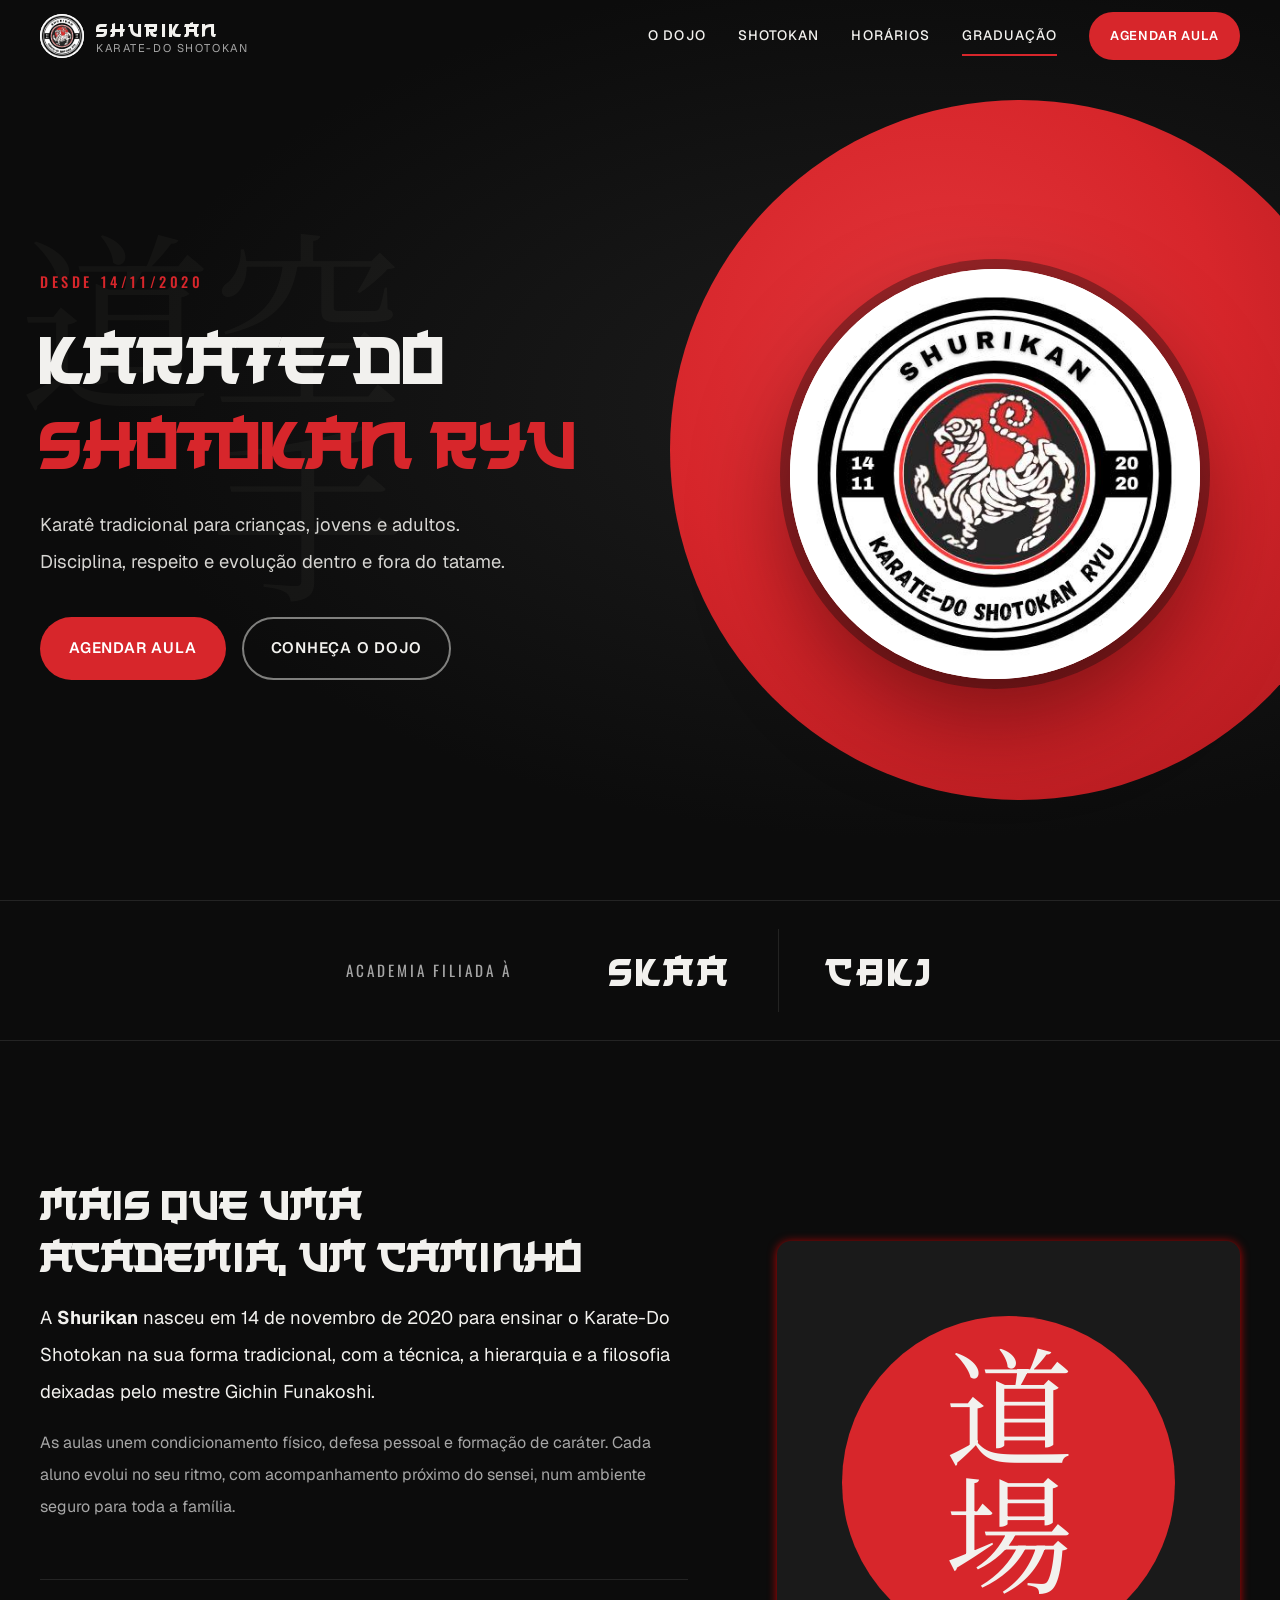
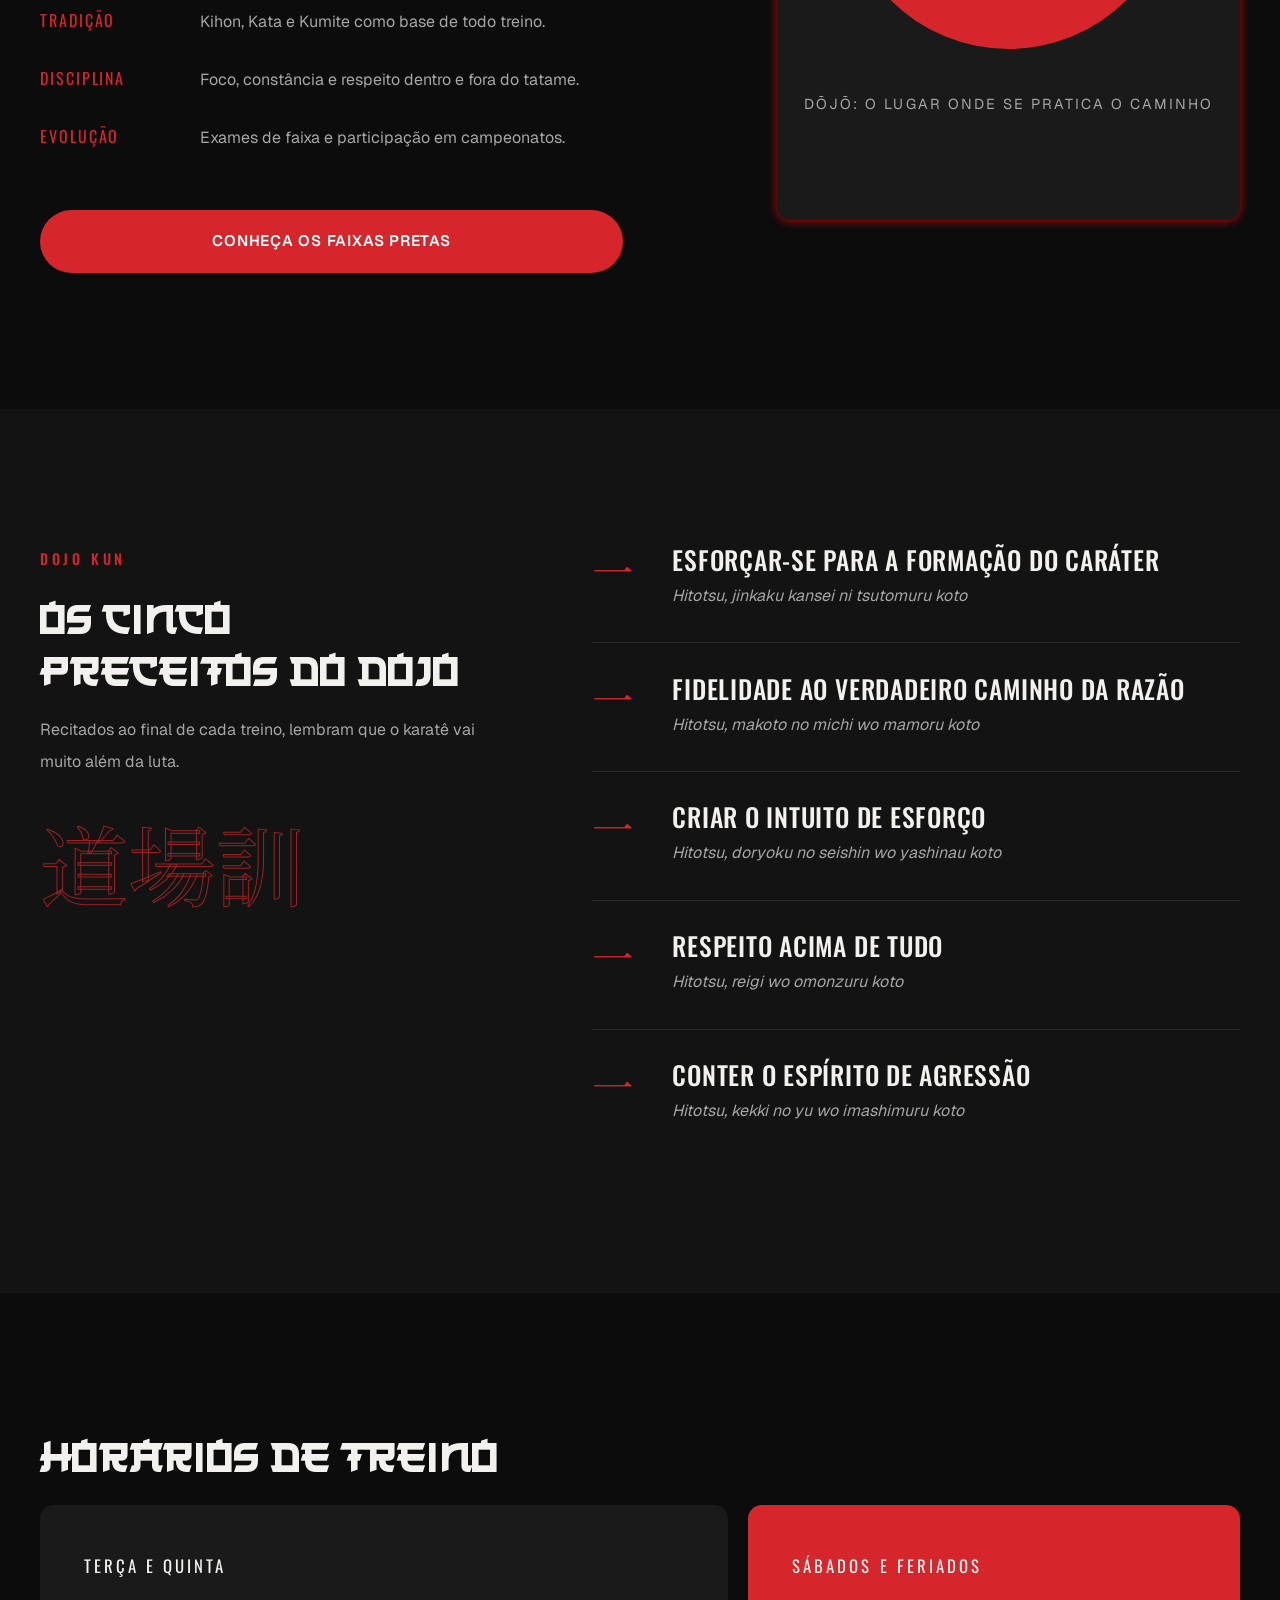
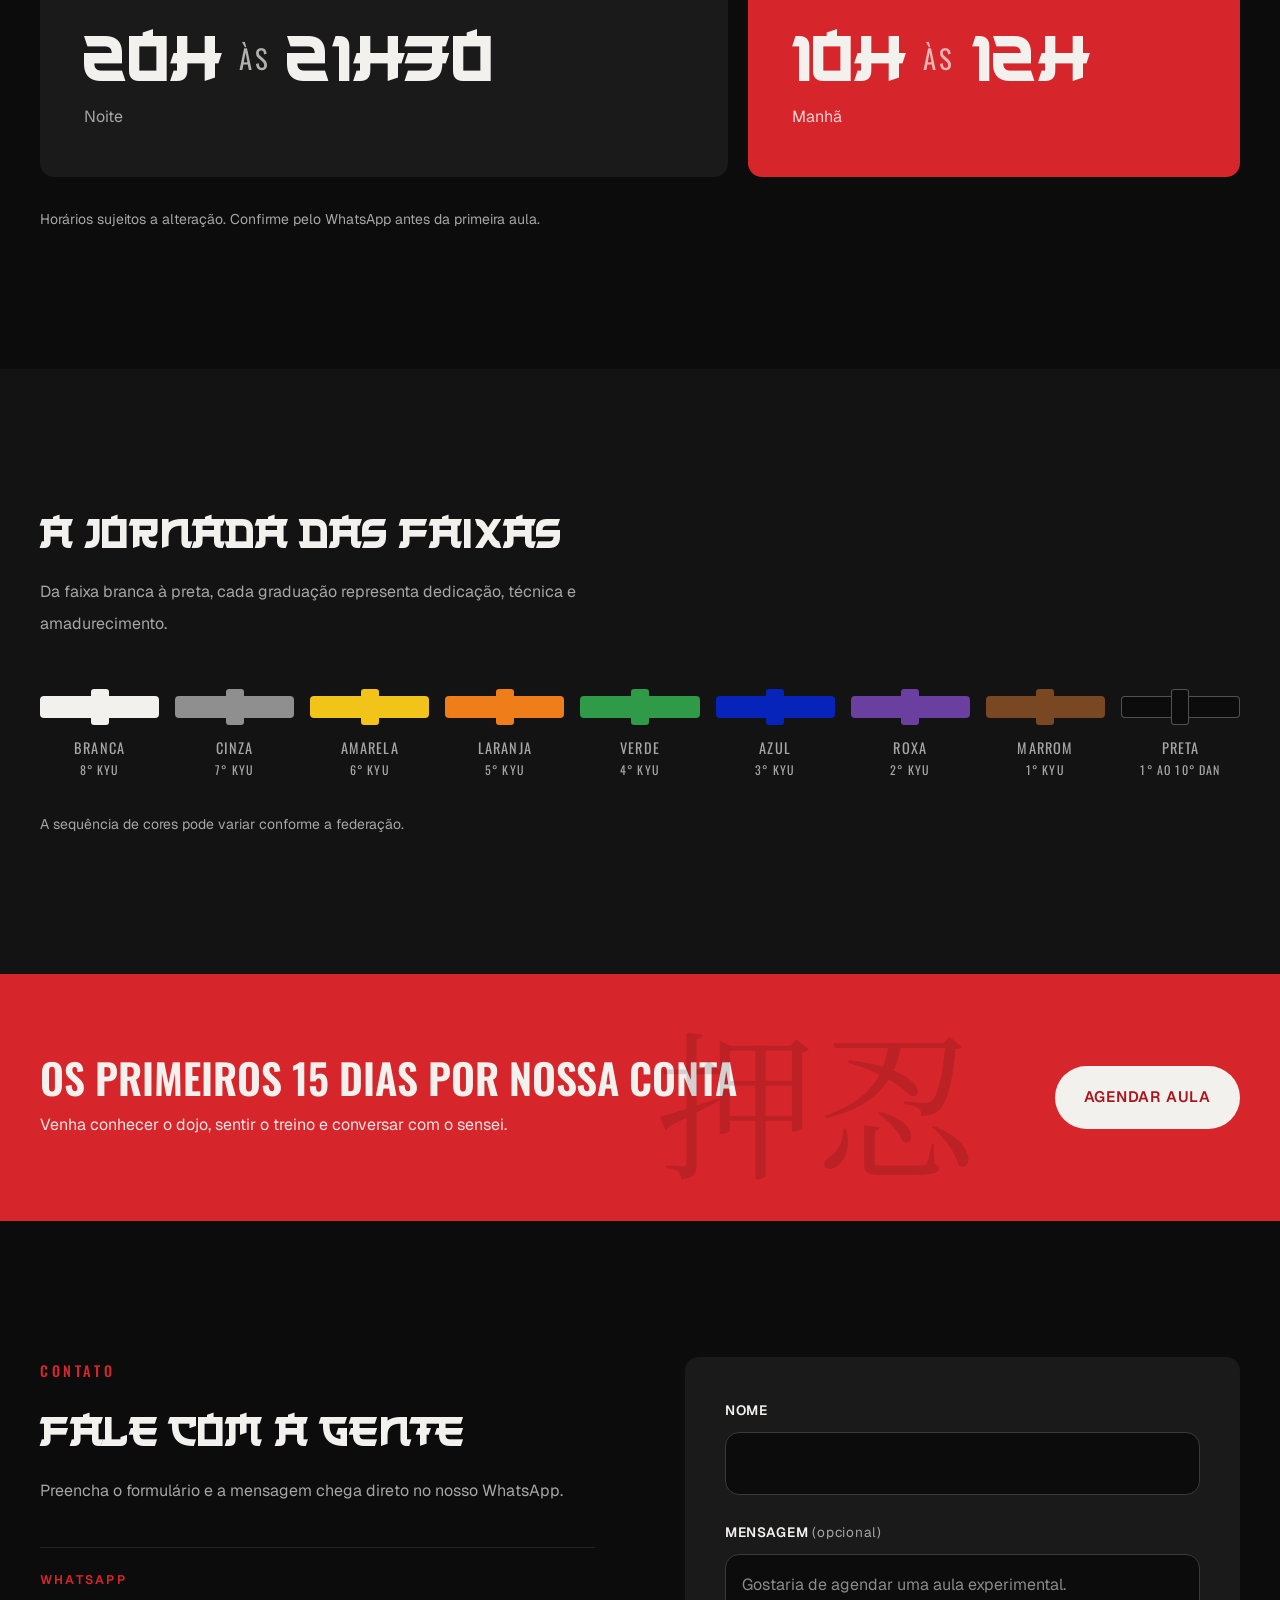
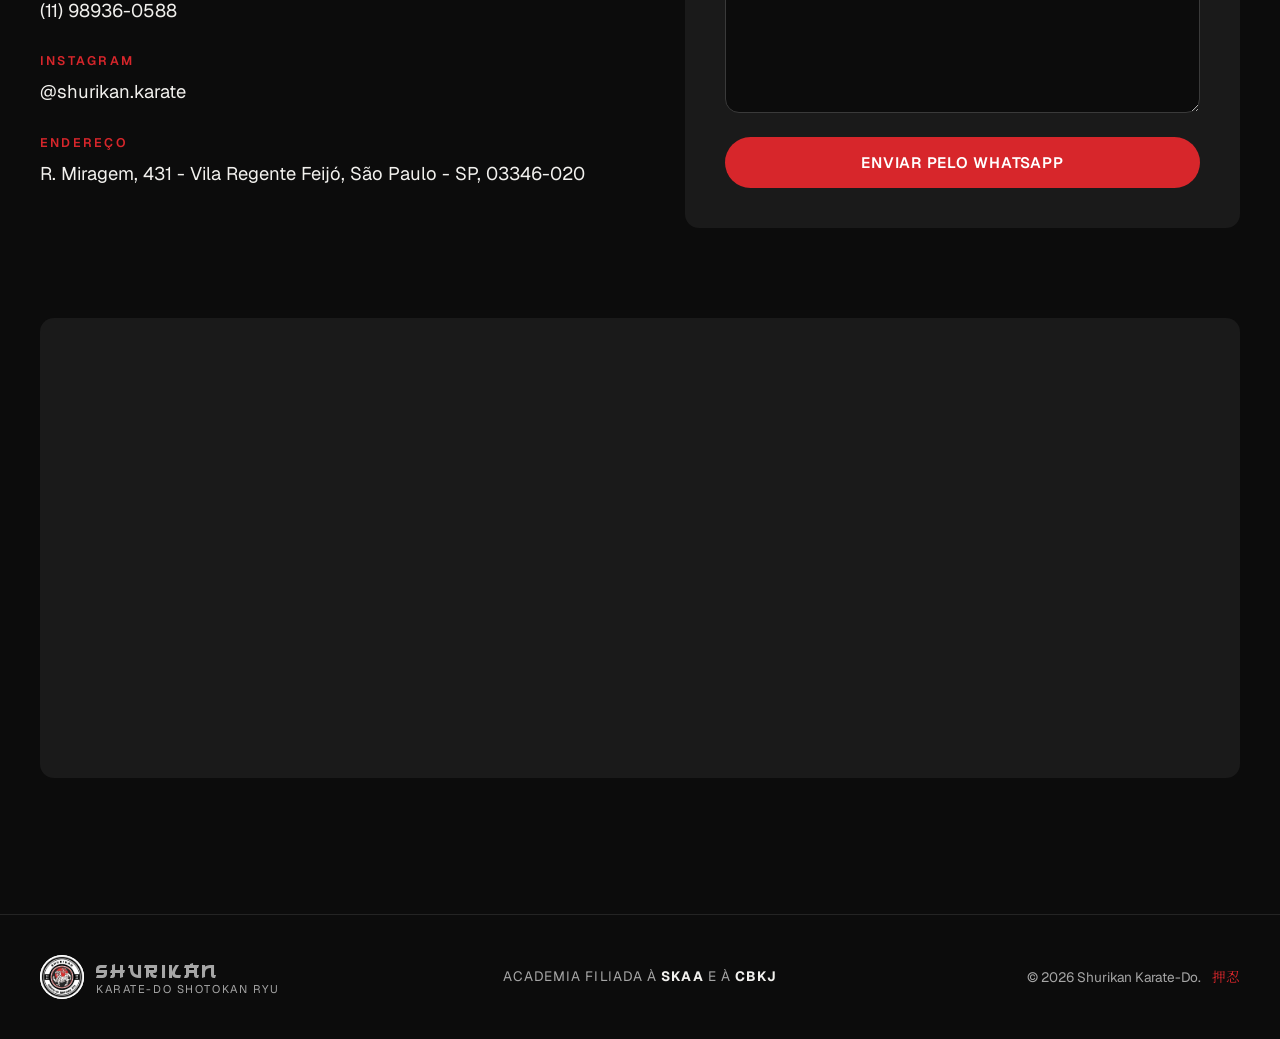
<file: index.html>
<!doctype html>
<html lang="pt-BR">
<head>
  <meta charset="utf-8">
  <meta name="viewport" content="width=device-width, initial-scale=1">
  <title>Shurikan | Karate-Do Shotokan Ryu</title>
  <meta name="description" content="Shurikan Karate-Do Shotokan Ryu: karatê tradicional para crianças, jovens e adultos na Vila Regente Feijó, São Paulo. Filiada à SKAA e à CBKJ.">
  <meta name="theme-color" content="#0c0c0c">
  <meta name="color-scheme" content="dark">

  <!-- Open Graph (prévia ao compartilhar o link) -->
  <meta property="og:title" content="Shurikan | Karate-Do Shotokan Ryu">
  <meta property="og:description" content="Karatê tradicional Shotokan para todas as idades. Agende sua aula experimental.">
  <meta property="og:image" content="assets/img/logo.png">
  <meta property="og:type" content="website">

  <link rel="icon" type="image/png" href="assets/img/logo.png">
  <link rel="preload" href="assets/fonts/japanese-2020.ttf" as="font" type="font/ttf" crossorigin>
  <link rel="preconnect" href="https://fonts.googleapis.com">
  <link rel="preconnect" href="https://fonts.gstatic.com" crossorigin>
  <link href="https://fonts.googleapis.com/css2?family=Geist:wght@400;500;600&family=Noto+Serif+JP:wght@700&family=Oswald:wght@500;600&display=swap" rel="stylesheet">
  <link rel="stylesheet" href="css/style.css">
  <script>document.documentElement.classList.add("js");</script>
</head>
<body>
  <a class="skip-link" href="#conteudo">Pular para o conteúdo</a>

  <!-- ============ CABEÇALHO ============ -->
  <header class="header">
    <div class="container header__inner">
      <a href="#inicio" class="brand" aria-label="Shurikan, página inicial">
        <span class="brand__logo"><img src="assets/img/logo.png" alt="" width="44" height="44"></span>
        <span class="brand__text">
          <strong>Shurikan</strong>
          <small>Karate-Do Shotokan</small>
        </span>
      </a>

      <button class="nav-toggle" aria-expanded="false" aria-controls="menu" aria-label="Abrir menu">
        <span></span><span></span><span></span>
      </button>

      <nav class="nav" id="menu" aria-label="Principal">
        <a href="#dojo">O Dojo</a>
        <a href="#shotokan">Shotokan</a>
        <a href="#horarios">Horários</a>
        <a href="#graduacao">Graduação</a>
        <a href="#contato" class="btn btn--red btn--sm">Agendar aula</a>
      </nav>
    </div>
  </header>

  <main id="conteudo">
    <!-- ============ HERO ============ -->
    <section class="hero" id="inicio">
      <div class="hero__sun" aria-hidden="true"></div>
      <span class="hero__kanji" aria-hidden="true">空手道</span>

      <div class="container hero__inner">
        <div class="hero__content">
          <p class="eyebrow">Desde 14/11/2020</p>
          <h1>Karate-Do<br><span>Shotokan Ryu</span></h1>
          <p class="hero__lead">
            Karatê tradicional para crianças, jovens e adultos. Disciplina, respeito e evolução
            dentro e fora do tatame.
          </p>
          <div class="hero__actions">
            <a href="#contato" class="btn btn--red">Agendar aula</a>
            <a href="#dojo" class="btn btn--ghost">Conheça o dojo</a>
          </div>
        </div>

        <div class="hero__emblem">
          <div class="emblem">
            <img src="assets/img/logo.png" alt="Logo Shurikan Karate-Do Shotokan Ryu, com o tigre Shotokan sobre um sol vermelho" width="501" height="502" fetchpriority="high">
          </div>
        </div>
      </div>
    </section>

    <!-- ============ FILIAÇÕES ============ -->
    <section class="affil" aria-label="Filiações">
      <div class="container affil__inner">
        <p class="affil__label">Academia filiada à</p>
        <ul class="affil__list">
          <li><a href="pages/skaa.html">SKAA</a></li>
          <li><a href="https://cbkj.org/" target="_blank" rel="noopener" aria-label="CBKJ (abre em nova aba)">CBKJ</a></li>
        </ul>
      </div>
    </section>

    <!-- ============ O DOJO ============ -->
    <section class="section" id="dojo">
      <div class="container dojo">
        <div class="dojo__text reveal">
          <h2 class="title">Mais que uma academia, um caminho</h2>
          <p class="lead">
            A <strong>Shurikan</strong> nasceu em 14 de novembro de 2020 para ensinar o Karate-Do
            Shotokan na sua forma tradicional, com a técnica, a hierarquia e a filosofia deixadas
            pelo mestre Gichin Funakoshi.
          </p>
          <p>
            As aulas unem condicionamento físico, defesa pessoal e formação de caráter. Cada aluno
            evolui no seu ritmo, com acompanhamento próximo do sensei, num ambiente seguro para
            toda a família.
          </p>

          <dl class="pillars">
            <div><dt>Tradição</dt><dd>Kihon, Kata e Kumite como base de todo treino.</dd></div>
            <div><dt>Disciplina</dt><dd>Foco, constância e respeito dentro e fora do tatame.</dd></div>
            <div><dt>Evolução</dt><dd>Exames de faixa e participação em campeonatos.</dd></div>
          </dl>

          <a href="./pages/senseis.html" class="btn btn-sensei btn--red">Conheça os faixas pretas</a>
        </div>

        <figure class="dojo__media reveal" aria-hidden="true">
          <span class="dojo__kanji">道場</span>
          <figcaption>Dōjō: o lugar onde se pratica o caminho</figcaption>
        </figure>
      </div>
    </section>

    <!-- ============ DOJO KUN ============ -->
    <section class="section section--ink" id="shotokan">
      <div class="container kun-wrap">
        <header class="kun-head reveal">
          <p class="eyebrow">Dojo Kun</p>
          <h2 class="title">Os cinco preceitos do dojo</h2>
          <p class="muted">Recitados ao final de cada treino, lembram que o karatê vai muito além da luta.</p>
          <span class="kun-head__kanji" aria-hidden="true">道場訓</span>
        </header>

        <ol class="kun">
          <li class="reveal">
            <span class="kun__mark" aria-hidden="true">一</span>
            <div>
              <h3>Esforçar-se para a formação do caráter</h3>
              <p lang="ja-Latn">Hitotsu, jinkaku kansei ni tsutomuru koto</p>
            </div>
          </li>
          <li class="reveal">
            <span class="kun__mark" aria-hidden="true">一</span>
            <div>
              <h3>Fidelidade ao verdadeiro caminho da razão</h3>
              <p lang="ja-Latn">Hitotsu, makoto no michi wo mamoru koto</p>
            </div>
          </li>
          <li class="reveal">
            <span class="kun__mark" aria-hidden="true">一</span>
            <div>
              <h3>Criar o intuito de esforço</h3>
              <p lang="ja-Latn">Hitotsu, doryoku no seishin wo yashinau koto</p>
            </div>
          </li>
          <li class="reveal">
            <span class="kun__mark" aria-hidden="true">一</span>
            <div>
              <h3>Respeito acima de tudo</h3>
              <p lang="ja-Latn">Hitotsu, reigi wo omonzuru koto</p>
            </div>
          </li>
          <li class="reveal">
            <span class="kun__mark" aria-hidden="true">一</span>
            <div>
              <h3>Conter o espírito de agressão</h3>
              <p lang="ja-Latn">Hitotsu, kekki no yu wo imashimuru koto</p>
            </div>
          </li>
        </ol>
      </div>
    </section>

    <!-- ============ HORÁRIOS ============ -->
    <section class="section" id="horarios">
      <div class="container">
        <h2 class="title reveal">Horarios de treino</h2>

        <div class="schedule">
          <article class="slot reveal">
            <p class="slot__days">Terça e quinta</p>
            <p class="slot__time">20h <span>às</span> 21h30</p>
            <p class="slot__period">Noite</p>
          </article>
          <article class="slot slot--red reveal">
            <p class="slot__days">Sábados e feriados</p>
            <p class="slot__time">10h <span>às</span> 12h</p>
            <p class="slot__period">Manhã</p>
          </article>
        </div>
        <p class="note reveal">Horários sujeitos a alteração. Confirme pelo WhatsApp antes da primeira aula.</p>
      </div>
    </section>

    <!-- ============ GRADUAÇÃO ============ -->
    <section class="section section--ink" id="graduacao">
      <div class="container">
        <div class="grad-head reveal">
          <h2 class="title">A jornada das faixas</h2>
          <p class="muted">Da faixa branca à preta, cada graduação representa dedicação, técnica e amadurecimento.</p>
        </div>

        <ol class="belts reveal">
          <li style="--belt:#f2f1ee"><span class="belt"></span>Branca <span class="desc_belt">8° Kyu</span></li>
          <li style="--belt:#8f8f8f"><span class="belt"></span>Cinza <span class="desc_belt">7° Kyu</span></li>
          <li style="--belt:#f2c318"><span class="belt"></span>Amarela <span class="desc_belt">6° Kyu</span></li>
          <li style="--belt:#ee7d1a"><span class="belt"></span>Laranja <span class="desc_belt">5° Kyu</span></li>
          <li style="--belt:#2f9a48"><span class="belt"></span>Verde <span class="desc_belt">4° Kyu</span></li>
          <li style="--belt:#0724BA"><span class="belt"></span>Azul <span class="desc_belt">3° Kyu</span></li>
          <li style="--belt:#6b3fa0"><span class="belt"></span>Roxa <span class="desc_belt">2° Kyu</span></li>
          <li style="--belt:#7a4723"><span class="belt"></span>Marrom <span class="desc_belt">1° Kyu</span></li>
          <li style="--belt:#0c0c0c" class="belts__black"><span class="belt"></span>Preta <span class="desc_belt">1° ao 10° Dan</span></li>
        </ol>
        <p class="note">A sequência de cores pode variar conforme a federação.</p>
      </div>
    </section>

    <!-- ============ CHAMADA ============ -->
    <section class="cta">
      <div class="container cta__inner reveal">
        <span class="cta__kanji" aria-hidden="true">押忍</span>
        <div>
          <h2>Os primeiros 15 dias por nossa conta</h2>
          <p>Venha conhecer o dojo, sentir o treino e conversar com o sensei.</p>
        </div>
        <a class="btn btn--light" data-whatsapp href="#contato">Agendar aula</a>
      </div>
    </section>

    <!-- ============ CONTATO ============ -->
    <section class="section" id="contato">
      <div class="container contact">
        <div class="reveal">
          <p class="eyebrow">Contato</p>
          <h2 class="title">Fale com a gente</h2>
          <p class="muted">Preencha o formulário e a mensagem chega direto no nosso WhatsApp.</p>

          <dl class="contact-list">
            <div>
              <dt>WhatsApp</dt>
              <dd><a data-whatsapp data-config="phoneDisplay" href="#">(11) 98936-0588</a></dd>
            </div>
            <div>
              <dt>Instagram</dt>
              <dd><a data-instagram data-config="instagram" href="#" target="_blank" rel="noopener">@shurikan.karate</a></dd>
            </div>
            <div>
              <dt>Endereço</dt>
              <dd><a data-maps data-config="address" href="#" target="_blank" rel="noopener">R. Miragem, 431 - Vila Regente Feijó, São Paulo - SP, 03346-020</a></dd>
            </div>
          </dl>
        </div>

        <form class="form reveal" id="form-contato" novalidate>
          <div class="field">
            <label for="nome">Nome</label>
            <input id="nome" name="nome" type="text" autocomplete="name" required aria-describedby="nome-erro">
            <p class="field__error" id="nome-erro" hidden>Informe seu nome para continuar.</p>
          </div>
          <div class="field">
            <label for="mensagem">Mensagem <span class="optional">(opcional)</span></label>
            <textarea id="mensagem" name="mensagem" rows="4" placeholder="Gostaria de agendar uma aula experimental."></textarea>
          </div>
          <button type="submit" class="btn btn--red btn--block">Enviar pelo WhatsApp</button>
        </form>

        <div class="map reveal">
          <iframe data-map-embed title="Mapa: localização da Shurikan Karate-Do" loading="lazy" referrerpolicy="no-referrer-when-downgrade" allowfullscreen></iframe>
        </div>
      </div>
    </section>
  </main>

  <!-- ============ RODAPÉ ============ -->
  <footer class="footer">
    <div class="container footer__inner">
      <a href="#inicio" class="brand">
        <span class="brand__logo"><img src="assets/img/logo.png" alt="" width="44" height="44"></span>
        <span class="brand__text"><strong>Shurikan</strong><small>Karate-Do Shotokan Ryu</small></span>
      </a>
      <p class="footer__affil">Academia filiada à <a href="pages/skaa.html"><strong>SKAA</strong></a> e à <a href="https://cbkj.org/" target="_blank" rel="noopener"><strong>CBKJ</strong></a></p>
      <p class="footer__copy">© <span id="ano"></span> Shurikan Karate-Do. <span class="footer__oss" lang="ja">押忍</span></p>
    </div>
  </footer>

  <script src="js/config.js"></script>
  <script src="js/main.js"></script>
</body>
</html>
</file>
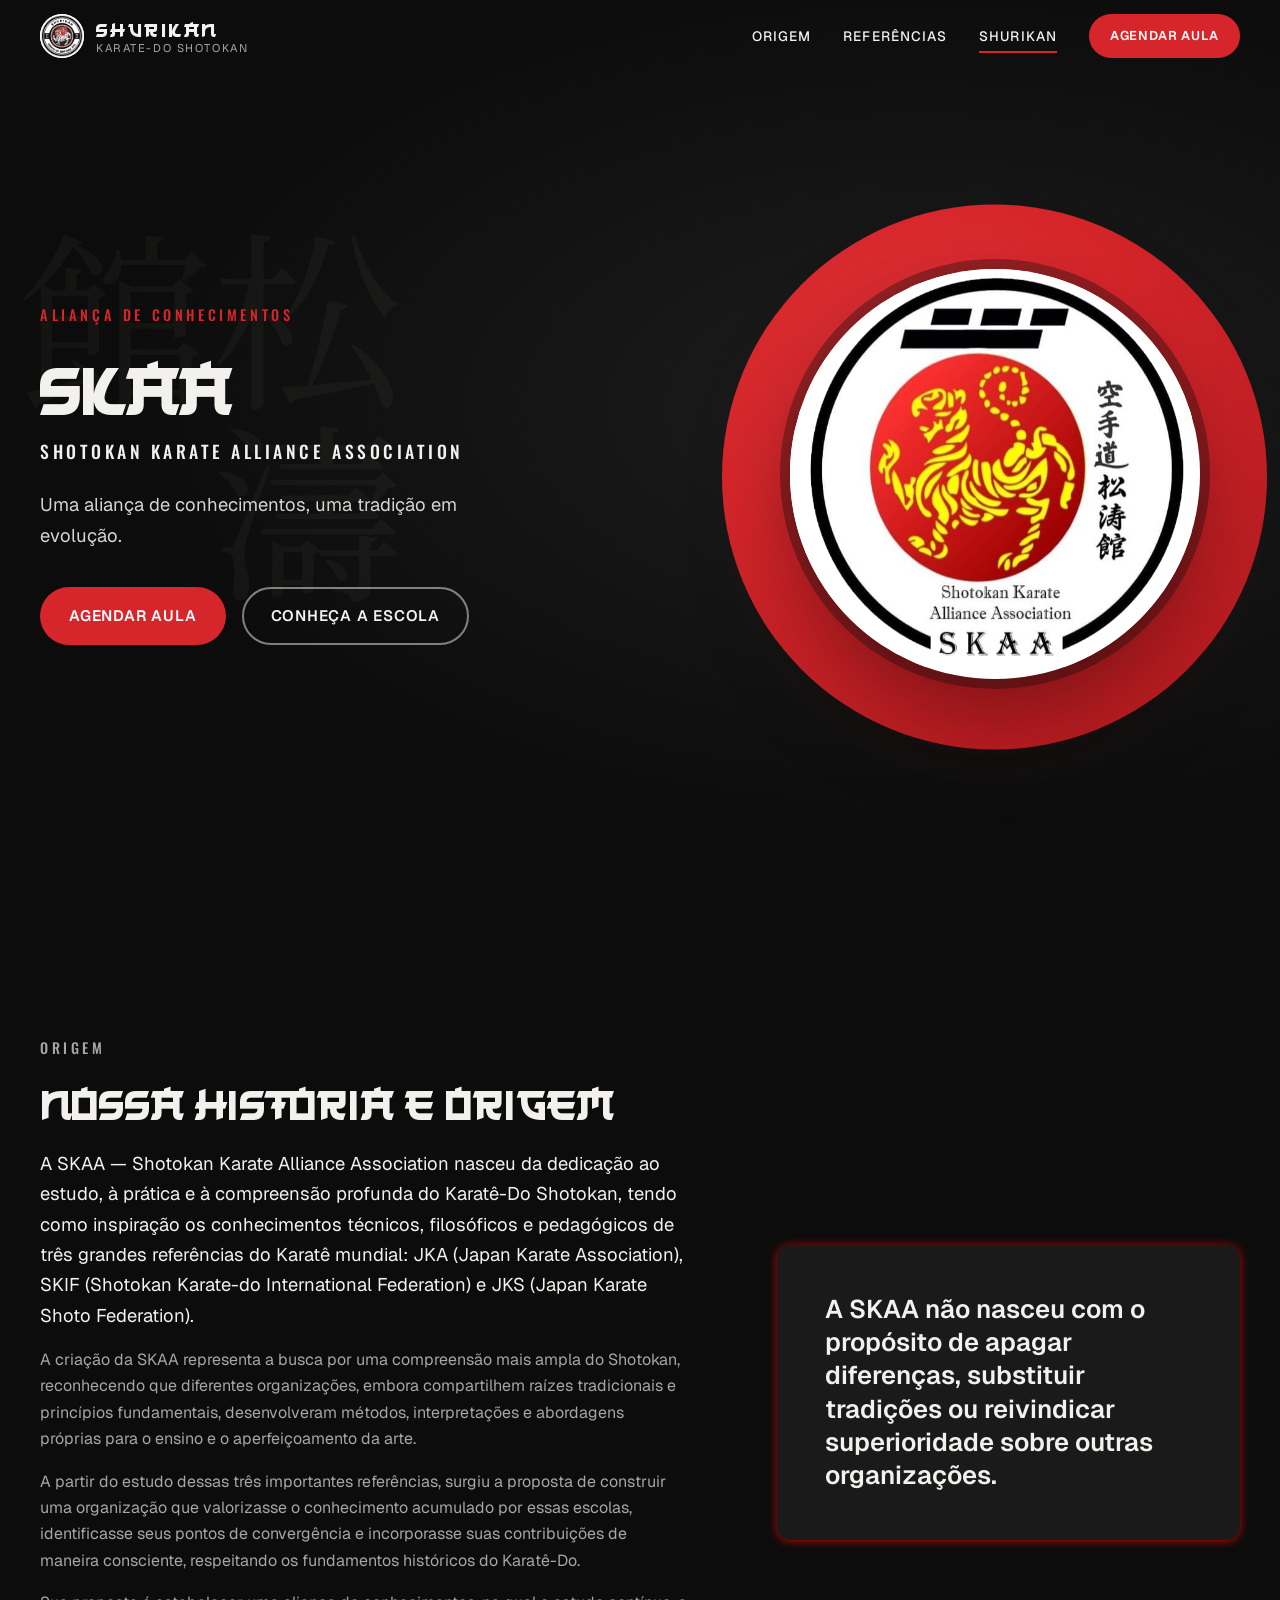
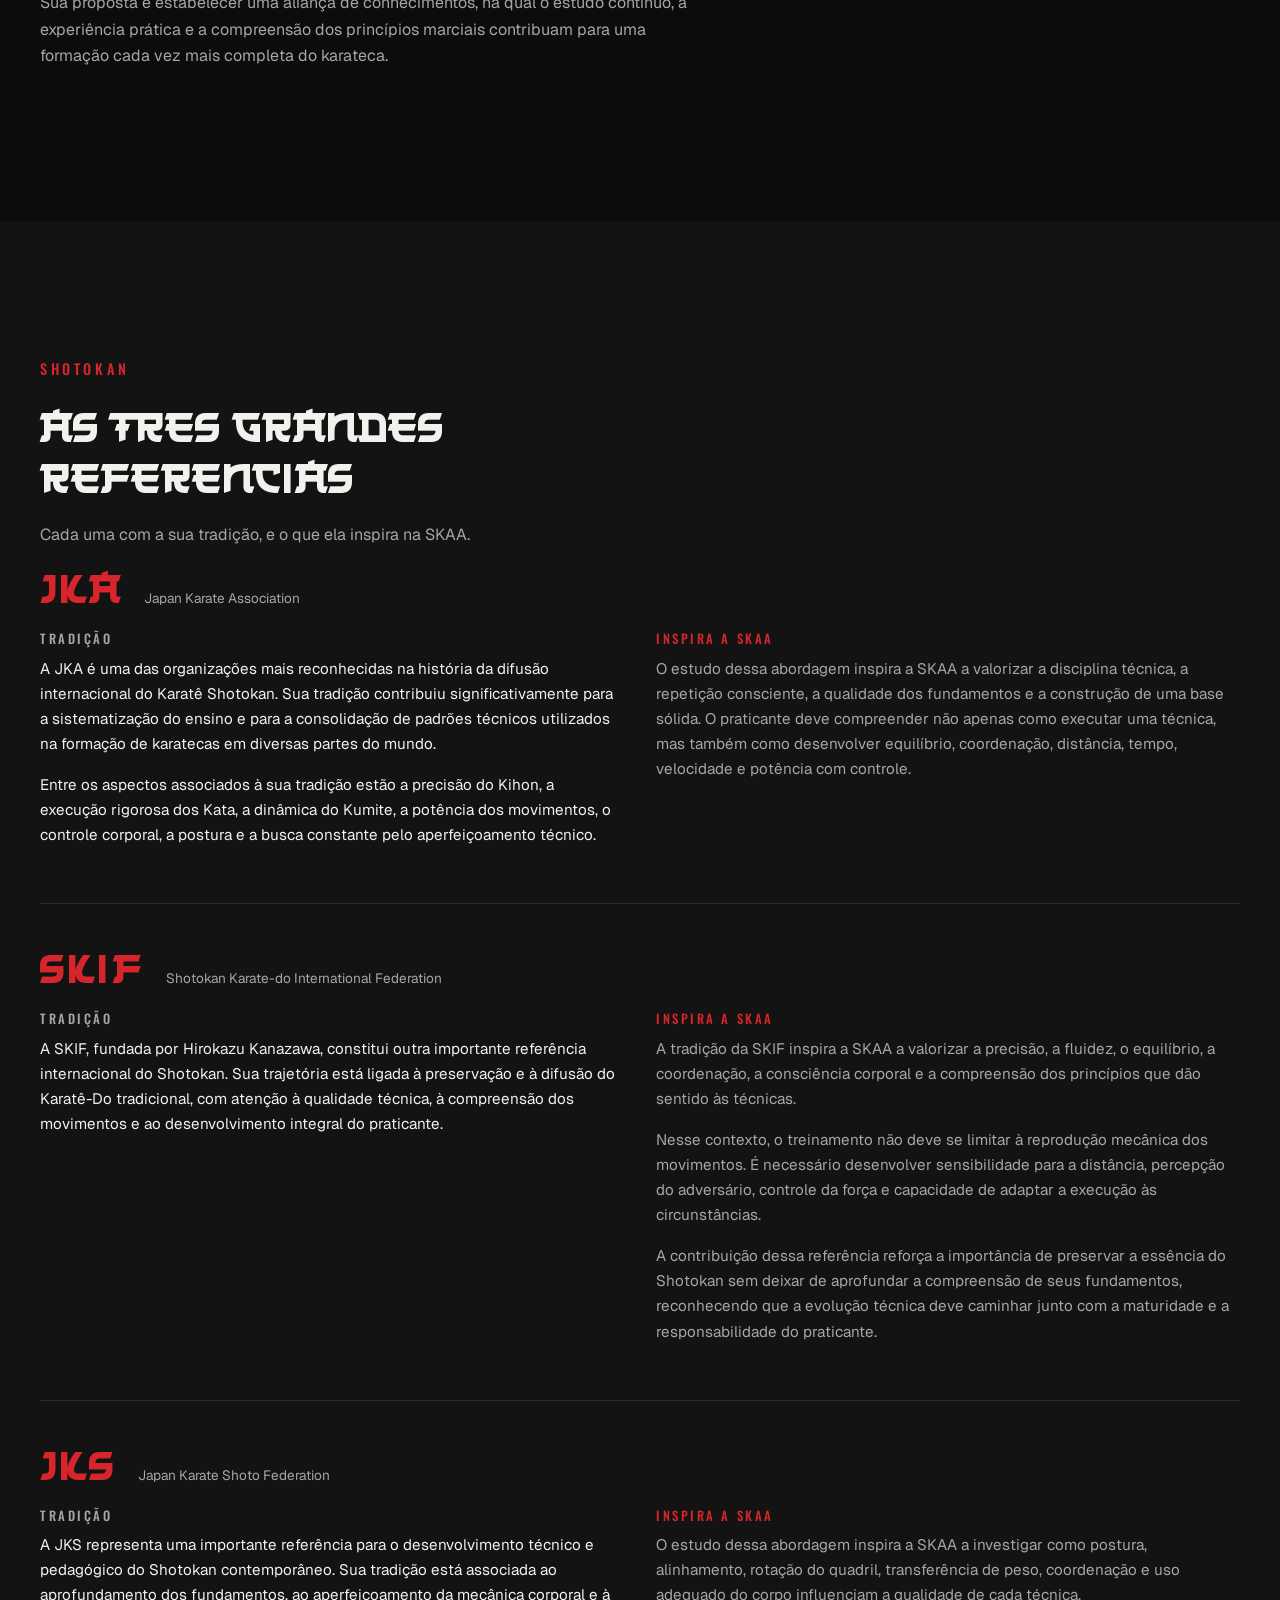
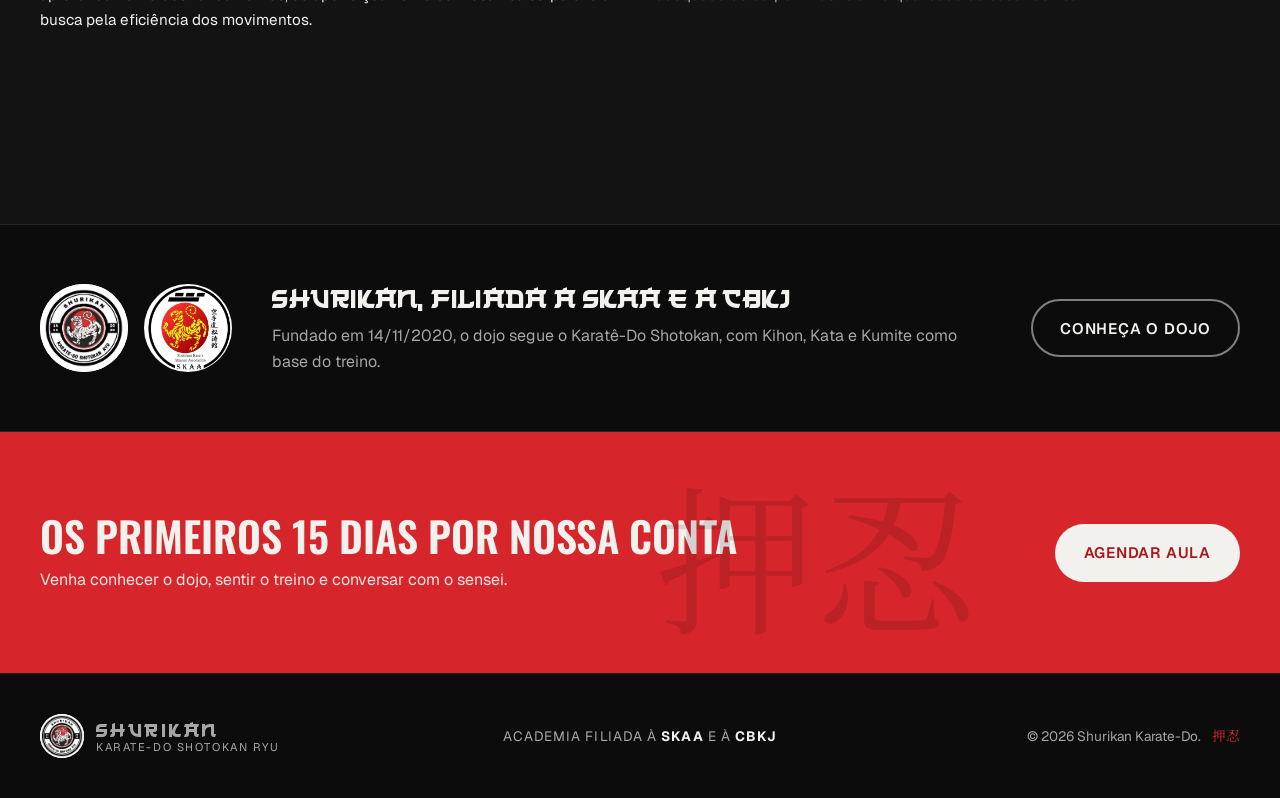
<file: pages/skaa.html>
<!doctype html>
<html lang="pt-BR">
  <head>
    <meta charset="utf-8" />
    <meta name="viewport" content="width=device-width, initial-scale=1" />
    <title>SKAA | Shotokan Karate Alliance Association</title>
    <meta
      name="description"
      content="SKAA, Shotokan Karate Alliance Association: uma aliança de conhecimentos inspirada em JKA, SKIF e JKS. Conheça a escola de Karatê-Do Shotokan seguida pela Shurikan."
    />
    <meta name="theme-color" content="#0c0c0c" />
    <meta name="color-scheme" content="dark" />

    <meta
      property="og:title"
      content="SKAA | Shotokan Karate Alliance Association"
    />
    <meta
      property="og:description"
      content="Uma aliança de conhecimentos, uma tradição em evolução."
    />
    <meta property="og:image" content="../assets/img/logo-skaa.png" />
    <meta property="og:type" content="website" />

    <link rel="icon" type="image/png" href="../assets/img/logo.png" />
    <link
      rel="preload"
      href="../assets/fonts/japanese-2020.ttf"
      as="font"
      type="font/ttf"
      crossorigin
    />
    <link rel="preconnect" href="https://fonts.googleapis.com" />
    <link rel="preconnect" href="https://fonts.gstatic.com" crossorigin />
    <link
      href="https://fonts.googleapis.com/css2?family=Geist:wght@400;500;600&family=Noto+Serif+JP:wght@700&family=Oswald:wght@500;600&display=swap"
      rel="stylesheet"
    />
    <link rel="stylesheet" href="../css/skaa_style.css" />
    <script>
      document.documentElement.classList.add("js");
    </script>
  </head>
  <body>
    <!-- ============ CABEÇALHO ============ -->
    <header class="header">
      <div class="container header__inner">
        <a
          href="../index.html#inicio"
          class="brand"
          aria-label="Shurikan, página inicial"
        >
          <span class="brand__logo"
            ><img
              src="../assets/img/logo.png"
              alt="Logo dogo shurikan"
              width="44"
              height="44"
          /></span>
          <span class="brand__text">
            <strong>Shurikan</strong>
            <small>Karate-Do Shotokan</small>
          </span>
        </a>

        <button
          class="nav-toggle"
          aria-expanded="false"
          aria-controls="menu"
          aria-label="Abrir menu"
        >
          <span></span><span></span><span></span>
        </button>

        <nav class="nav" id="menu" aria-label="Principal">
          <a href="#origem">Origem</a>
          <a href="#referencias">Referências</a>
          <a href="#shurikan">Shurikan</a>
          <a href="../index.html#contato" class="btn btn--red btn--sm"
            >Agendar aula</a
          >
        </nav>
      </div>
    </header>

    <main id="conteudo">
      <!-- ============ HERO ============ -->
      <section class="hero hero--skaa" id="inicio">
        <div class="hero__sun" aria-hidden="true"></div>
        <span class="hero__kanji" aria-hidden="true">松濤館</span>

        <div class="container hero__inner">
          <div class="hero__content">
            <p class="eyebrow">Aliança de conhecimentos</p>
            <h1>SKAA</h1>
            <p class="hero__sub">Shotokan Karate Alliance Association</p>
            <p class="hero__lead">
              Uma aliança de conhecimentos, uma tradição em evolução.
            </p>
            <div class="hero__actions">
              <a href="../index.html#contato" class="btn btn--red"
                >Agendar aula</a
              >
              <a href="#referencias" class="btn btn--ghost">Conheça a escola</a>
            </div>
          </div>

          <div class="hero__emblem">
            <div class="emblem emblem--skaa">
              <img
                src="../assets/img/logo_Skaa.jpeg"
                alt="Emblema da SKAA, Shotokan Karate Alliance Association, com o tigre Shotokan sobre um sol vermelho"
                width="410"
                height="420"
                fetchpriority="high"
              />
            </div>
          </div>
        </div>
      </section>

      <!-- ============ HISTÓRIA E ORIGEM ============ -->
      <section class="section" id="origem">
        <div class="container origin">
          <div class="origin__text reveal">
            <p class="eyebrow">Origem</p>
            <h2 class="title">Nossa historia e origem</h2>
            <p class="lead">
              A SKAA — Shotokan Karate Alliance Association nasceu da dedicação
              ao estudo, à prática e à compreensão profunda do Karatê-Do
              Shotokan, tendo como inspiração os conhecimentos técnicos,
              filosóficos e pedagógicos de três grandes referências do Karatê
              mundial: JKA (Japan Karate Association), SKIF (Shotokan Karate-do
              International Federation) e JKS (Japan Karate Shoto Federation).
            </p>
            <p>
              A criação da SKAA representa a busca por uma compreensão mais
              ampla do Shotokan, reconhecendo que diferentes organizações,
              embora compartilhem raízes tradicionais e princípios fundamentais,
              desenvolveram métodos, interpretações e abordagens próprias para o
              ensino e o aperfeiçoamento da arte.
            </p>
            <p>
              A partir do estudo dessas três importantes referências, surgiu a
              proposta de construir uma organização que valorizasse o
              conhecimento acumulado por essas escolas, identificasse seus
              pontos de convergência e incorporasse suas contribuições de
              maneira consciente, respeitando os fundamentos históricos do
              Karatê-Do.
            </p>
            <p>
              Sua proposta é estabelecer uma aliança de conhecimentos, na qual o
              estudo contínuo, a experiência prática e a compreensão dos
              princípios marciais contribuam para uma formação cada vez mais
              completa do karateca.
            </p>
          </div>

          <figure class="quote reveal">
            <blockquote>
              <p>
                A SKAA não nasceu com o propósito de apagar diferenças,
                substituir tradições ou reivindicar superioridade sobre outras
                organizações.
              </p>
            </blockquote>
          </figure>
        </div>
      </section>

      <!-- ============ AS TRÊS GRANDES REFERÊNCIAS ============ -->
      <section class="section section--ink" id="referencias">
        <div class="container kun-wrap">
          <header class="kun-head reveal">
            <p class="eyebrow">Shotokan</p>
            <h2 class="title">As tres grandes referencias</h2>
            <p class="muted">
              Cada uma com a sua tradição, e o que ela inspira na SKAA.
            </p>
          </header>

          <div class="refs">
            <article class="ref reveal">
              <div>
                <h3 class="ref__sigla">JKA</h3>
                <p class="ref__name">Japan Karate Association</p>
              </div>
              <div>
                <p class="ref__label">Tradição</p>
                <p>
                  A JKA é uma das organizações mais reconhecidas na história da
                  difusão internacional do Karatê Shotokan. Sua tradição
                  contribuiu significativamente para a sistematização do ensino
                  e para a consolidação de padrões técnicos utilizados na
                  formação de karatecas em diversas partes do mundo.
                </p>
                <p>
                  Entre os aspectos associados à sua tradição estão a precisão
                  do Kihon, a execução rigorosa dos Kata, a dinâmica do Kumite,
                  a potência dos movimentos, o controle corporal, a postura e a
                  busca constante pelo aperfeiçoamento técnico.
                </p>
              </div>
              <div class="ref__insp">
                <p class="ref__label ref__label--red">Inspira a SKAA</p>
                <p>
                  O estudo dessa abordagem inspira a SKAA a valorizar a
                  disciplina técnica, a repetição consciente, a qualidade dos
                  fundamentos e a construção de uma base sólida. O praticante
                  deve compreender não apenas como executar uma técnica, mas
                  também como desenvolver equilíbrio, coordenação, distância,
                  tempo, velocidade e potência com controle.
                </p>
              </div>
            </article>
            <article class="ref reveal">
              <div>
                <h3 class="ref__sigla">SKIF</h3>
                <p class="ref__name">
                  Shotokan Karate-do International Federation
                </p>
              </div>
              <div>
                <p class="ref__label">Tradição</p>
                <p>
                  A SKIF, fundada por Hirokazu Kanazawa, constitui outra
                  importante referência internacional do Shotokan. Sua
                  trajetória está ligada à preservação e à difusão do Karatê-Do
                  tradicional, com atenção à qualidade técnica, à compreensão
                  dos movimentos e ao desenvolvimento integral do praticante.
                </p>
              </div>
              <div class="ref__insp">
                <p class="ref__label ref__label--red">Inspira a SKAA</p>
                <p>
                  A tradição da SKIF inspira a SKAA a valorizar a precisão, a
                  fluidez, o equilíbrio, a coordenação, a consciência corporal e
                  a compreensão dos princípios que dão sentido às técnicas.
                </p>
                <p>
                  Nesse contexto, o treinamento não deve se limitar à reprodução
                  mecânica dos movimentos. É necessário desenvolver
                  sensibilidade para a distância, percepção do adversário,
                  controle da força e capacidade de adaptar a execução às
                  circunstâncias.
                </p>
                <p>
                  A contribuição dessa referência reforça a importância de
                  preservar a essência do Shotokan sem deixar de aprofundar a
                  compreensão de seus fundamentos, reconhecendo que a evolução
                  técnica deve caminhar junto com a maturidade e a
                  responsabilidade do praticante.
                </p>
              </div>
            </article>
            <article class="ref reveal">
              <div>
                <h3 class="ref__sigla">JKS</h3>
                <p class="ref__name">Japan Karate Shoto Federation</p>
              </div>
              <div>
                <p class="ref__label">Tradição</p>
                <p>
                  A JKS representa uma importante referência para o
                  desenvolvimento técnico e pedagógico do Shotokan
                  contemporâneo. Sua tradição está associada ao aprofundamento
                  dos fundamentos, ao aperfeiçoamento da mecânica corporal e à
                  busca pela eficiência dos movimentos.
                </p>
              </div>
              <div class="ref__insp">
                <p class="ref__label ref__label--red">Inspira a SKAA</p>
                <p>
                  O estudo dessa abordagem inspira a SKAA a investigar como
                  postura, alinhamento, rotação do quadril, transferência de
                  peso, coordenação e uso adequado do corpo influenciam a
                  qualidade de cada técnica.
                </p>
              </div>
            </article>
          </div>
        </div>
      </section>

      <!-- ============ SHURIKAN E A SKAA ============ -->
      <section class="alliance" id="shurikan" aria-label="Shurikan e a SKAA">
        <div class="container alliance__inner reveal">
          <div class="alliance__logos" aria-hidden="true">
            <span
              ><img src="../assets/img/logo.png" alt="" width="88" height="88"
            /></span>
            <span
              ><img
                src="../assets/img/logo_Skaa.jpeg"
                alt=""
                width="88"
                height="88"
            /></span>
          </div>
          <div class="alliance__body">
            <h2>Shurikan, filiada a SKAA e a CBKJ</h2>
            <p>
              Fundado em 14/11/2020, o dojo segue o Karatê-Do Shotokan, com
              Kihon, Kata e Kumite como base do treino.
            </p>
          </div>
          <a class="btn btn--ghost" href="../index.html#dojo">Conheça o dojo</a>
        </div>
      </section>

      <!-- ============ CHAMADA ============ -->
      <section class="cta">
        <div class="container cta__inner reveal">
          <span class="cta__kanji" aria-hidden="true">押忍</span>
          <div>
            <h2>Os primeiros 15 dias por nossa conta</h2>
            <p>
              Venha conhecer o dojo, sentir o treino e conversar com o sensei.
            </p>
          </div>
          <a class="btn btn--light" data-whatsapp href="../index.html#contato"
            >Agendar aula</a
          >
        </div>
      </section>
    </main>

    <!-- ============ RODAPÉ ============ -->
    <footer class="footer">
      <div class="container footer__inner">
        <a href="../index.html#inicio" class="brand">
          <span class="brand__logo"
            ><img src="../assets/img/logo.png" alt="" width="44" height="44"
          /></span>
          <span class="brand__text"
            ><strong>Shurikan</strong
            ><small>Karate-Do Shotokan Ryu</small></span
          >
        </a>
        <p class="footer__affil">
          Academia filiada à <a href="skaa.html"><strong>SKAA</strong></a> e à
          <a href="https://cbkj.org/" target="_blank" rel="noopener"
            ><strong>CBKJ</strong></a
          >
        </p>
        <p class="footer__copy">
          © <span id="ano"></span> Shurikan Karate-Do.
          <span class="footer__oss" lang="ja">押忍</span>
        </p>
      </div>
    </footer>

    <script src="../js/config.js"></script>
    <script src="../js/main.js"></script>
  </body>
</html>
</file>
<file: css/style.css>
/* =========================================================
   Shurikan Karate-Do Shotokan Ryu
   Tema único escuro, baseado no logo: preto, branco e o vermelho do sol.
   Raio: botões em pílula, todo o resto 14px.
   ========================================================= */

/* ---------- Fonte do título (Japanese 2020, Hawtpixel) ---------- */
@font-face {
  font-family: "Japanese 2020";
  src: url("../assets/fonts/japanese-2020.ttf") format("truetype");
  font-weight: 100 900; /* peso único: evita negrito "falso" */
  /* Os acentos desta fonte são vazios: letras acentuadas caem para a Oswald */
  unicode-range: U+0020-007E;
  font-display: swap;
}

:root {
  --bg: #0c0c0c;
  --ink: #131313;
  --surface: #1a1a1a;
  --text: #f2f1ee;
  --muted: #a6a6a6;
  --line: rgba(242, 241, 238, 0.1);
  --red: #d7262b;
  --red-dark: #a9171c;

  --font-brand: "Japanese 2020", "Oswald", "Arial Narrow", sans-serif;
  --font-ui: "Oswald", "Arial Narrow", sans-serif;
  --font-body: "Geist", system-ui, -apple-system, "Segoe UI", sans-serif;
  --font-jp: "Noto Serif JP", serif;

  --radius: 14px;
  --header-h: 72px;
  --container: 1200px;
  --ease: cubic-bezier(0.16, 1, 0.3, 1);
}

/* ---------- Base ---------- */
*,
*::before,
*::after {
  box-sizing: border-box;
}

html {
  scroll-behavior: smooth;
  scroll-padding-top: var(--header-h);
}

body {
  margin: 0;
  font-family: var(--font-body);
  font-size: 1rem;
  line-height: 2;
  color: var(--text);
  background: var(--bg);
  -webkit-font-smoothing: antialiased;
}

img {
  max-width: 100%;
  display: block;
}
a {
  color: inherit;
}
h1,
h2,
h3 {
  margin: 0;
  line-height: 1.15;
}
p {
  margin: 0 0 1rem;
}
dl,
dd {
  margin: 0;
}

.container {
  width: min(100% - 32px, var(--container));
  margin-inline: auto;
}

.skip-link {
  position: absolute;
  left: 16px;
  top: -60px;
  z-index: 100;
  background: var(--red);
  color: var(--text);
  padding: 10px 16px;
  border-radius: 8px;
}
.skip-link:focus {
  top: 12px;
}

:focus-visible {
  outline: 3px solid var(--red);
  outline-offset: 3px;
}

.muted {
  color: var(--muted);
  max-width: 52ch;
}
.lead {
  font-size: 1.15rem;
  color: var(--text);
}
.note {
  margin: 1.75rem 0 0;
  font-size: 0.875rem;
  color: var(--muted);
}

/* ---------- Botões ---------- */
.btn {
  display: inline-flex;
  align-items: center;
  justify-content: center;
  padding: 0.9rem 1.7rem;
  white-space: nowrap;
  font-family: var(--font-body);
  font-weight: 600;
  font-size: 0.95rem;
  letter-spacing: 0.05em;
  text-transform: uppercase;
  text-decoration: none;
  border: 2px solid transparent;
  border-radius: 999px;
  cursor: pointer;
  transition:
    transform 0.3s var(--ease),
    background-color 0.2s,
    color 0.2s,
    border-color 0.2s;
}
.btn:hover {
  transform: translateY(-2px);
}
.btn:active {
  transform: translateY(1px) scale(0.98);
}
.btn--red {
  background: var(--red);
  color: #fff;
}
.btn--red:hover {
  background: var(--red-dark);
}
.btn--ghost {
  border-color: rgba(242, 241, 238, 0.5);
  color: var(--text);
}
.btn--ghost:hover {
  border-color: var(--text);
  background: var(--text);
  color: var(--bg);
}
.btn--light {
  background: var(--text);
  color: var(--red-dark);
}
.btn--light:hover {
  background: var(--bg);
  color: var(--text);
}
.btn--sm {
  padding: 0.6rem 1.2rem;
  font-size: 0.8rem;
}
.btn--block {
  width: 100%;
}

.btn-sensei {
  margin-top: 3.5rem;
  width: 90%;
}

/* ---------- Títulos ---------- */
.eyebrow {
  font-family: var(--font-ui);
  font-weight: 500;
  font-size: 0.9rem;
  letter-spacing: 0.25em;
  text-transform: uppercase;
  color: var(--red);
  margin-bottom: 1.1rem;
}

.title {
  font-family: var(--font-brand);
  font-weight: 400;
  font-size: clamp(1.9rem, 3.8vw, 2.8rem);
  text-transform: uppercase;
  margin-bottom: 1.25rem;
  max-width: 24ch;
  text-wrap: balance;
}

.section {
  padding: clamp(5rem, 11vw, 8.5rem) 0;
  position: relative;
}
.section--ink {
  background: var(--ink);
}

/* ---------- Header ---------- */
.header {
  position: fixed;
  inset: 0 0 auto;
  z-index: 50;
  height: var(--header-h);
  display: flex;
  align-items: center;
  transition:
    background-color 0.3s,
    box-shadow 0.3s;
}
.header.is-scrolled {
  background: rgba(12, 12, 12, 0.9);
  backdrop-filter: blur(12px);
  box-shadow: 0 1px 0 var(--line);
}
.header__inner {
  display: flex;
  align-items: center;
  justify-content: space-between;
  gap: 1rem;
}

.brand {
  display: flex;
  align-items: center;
  gap: 0.75rem;
  text-decoration: none;
}
.brand__logo {
  width: 44px;
  height: 44px;
  border-radius: 50%;
  overflow: hidden;
  background: #fff;
  flex-shrink: 0;
}
.brand__logo img {
  width: 100%;
  height: 100%;
  transform: scale(1.18);
}
.brand__text {
  display: flex;
  flex-direction: column;
  line-height: 1.15;
}
.brand__text strong {
  font-family: var(--font-brand);
  font-weight: 400;
  font-size: 1.3rem;
  letter-spacing: 0.12em;
  text-transform: uppercase;
}
.brand__text small {
  font-size: 0.7rem;
  letter-spacing: 0.14em;
  text-transform: uppercase;
  color: var(--muted);
}

.nav {
  display: flex;
  align-items: center;
  gap: 2rem;
}
.nav a:not(.btn) {
  position: relative;
  text-decoration: none;
  font-family: var(--font-body);
  font-weight: 500;
  font-size: 0.85rem;
  letter-spacing: 0.08em;
  text-transform: uppercase;
}
.nav a:not(.btn)::after {
  content: "";
  position: absolute;
  left: 0;
  bottom: -6px;
  width: 100%;
  height: 2px;
  background: var(--red);
  transform: scaleX(0);
  transform-origin: left;
  transition: transform 0.3s var(--ease);
}
.nav a:not(.btn):hover::after,
.nav a.is-active::after {
  transform: scaleX(1);
}

.nav-toggle {
  display: none;
}

/* ---------- Hero ---------- */
.hero {
  position: relative;
  min-height: 100vh;
  min-height: 100dvh;
  display: flex;
  align-items: center;
  padding: calc(var(--header-h) + 2.5rem) 0 4rem;
  background: radial-gradient(ellipse at 72% 45%, #1d1d1d 0%, var(--bg) 62%);
  overflow: hidden;
  isolation: isolate;
}
.hero__sun {
  position: absolute;
  z-index: -1;
  width: min(74vw, 700px);
  aspect-ratio: 1;
  border-radius: 50%;
  right: -7%;
  top: 50%;
  transform: translateY(-50%);
  background: radial-gradient(
    circle at 38% 36%,
    #e2353a 0%,
    var(--red) 46%,
    var(--red-dark) 100%
  );
}
.hero__kanji {
  position: absolute;
  z-index: -1;
  left: 1.5%;
  top: 50%;
  transform: translateY(-50%);
  writing-mode: vertical-rl;
  font-family: var(--font-jp);
  font-size: clamp(6rem, 15vw, 12rem);
  color: rgba(242, 241, 238, 0.035);
  line-height: 1;
  user-select: none;
}
.hero__inner {
  display: grid;
  grid-template-columns: 1.15fr 0.85fr;
  align-items: center;
  gap: 3rem;
}
.hero h1 {
  font-family: var(--font-brand);
  font-weight: 400;
  font-size: clamp(2.3rem, 6.2vw, 4.6rem);
  text-transform: uppercase;
  margin-bottom: 1.5rem;
}
.hero h1 span {
  color: var(--red);
}
.hero__lead {
  max-width: 30rem;
  font-size: 1.15rem;
  color: #d6d5d2;
  margin-bottom: 2.25rem;
}
.hero__actions {
  display: flex;
  flex-wrap: wrap;
  gap: 1rem;
}

.hero__emblem {
  display: flex;
  justify-content: center;
}
.emblem {
  width: min(100%, 410px);
  aspect-ratio: 1;
  border-radius: 50%;
  overflow: hidden;
  background: #fff;
  box-shadow:
    0 0 0 10px rgba(12, 12, 12, 0.35),
    0 40px 90px rgba(60, 4, 6, 0.55);
}
.emblem img {
  width: 100%;
  height: 100%;
  transform: scale(1.12);
}

/* Entrada do hero: guia o olhar título → texto → botões → emblema */
@media (prefers-reduced-motion: no-preference) {
  .hero__content > *,
  .hero__emblem {
    animation: rise 0.9s var(--ease) both;
  }
  .hero__content > :nth-child(2) {
    animation-delay: 0.08s;
  }
  .hero__content > :nth-child(3) {
    animation-delay: 0.16s;
  }
  .hero__content > :nth-child(4) {
    animation-delay: 0.24s;
  }
  .hero__emblem {
    animation-name: pop;
    animation-duration: 1.1s;
    animation-delay: 0.2s;
  }
}
@keyframes rise {
  from {
    opacity: 0;
    transform: translateY(24px);
  }
}
@keyframes pop {
  from {
    opacity: 0;
    transform: scale(0.92);
  }
}

/* ---------- Filiações ---------- */
.affil {
  border-block: 1px solid var(--line);
  background: var(--bg);
}
.affil__inner {
  display: flex;
  align-items: center;
  justify-content: center;
  gap: clamp(1.5rem, 4vw, 3rem);
  padding-block: 1.75rem;
}
.affil__label {
  margin: 0;
  font-family: var(--font-ui);
  font-size: 0.95rem;
  letter-spacing: 0.2em;
  text-transform: uppercase;
  color: var(--muted);
}
.affil__list {
  list-style: none;
  margin: 0;
  padding: 0;
  display: flex;
  align-items: center;
}
.affil__list li {
  font-family: var(--font-brand);
  font-size: clamp(1.8rem, 4vw, 2.6rem);
  letter-spacing: 0.08em;
  padding-inline: clamp(1.5rem, 4vw, 3rem);
}
.affil__list li + li {
  border-left: 1px solid var(--line);
}
.affil__list li:last-child {
  padding-right: 0;
}

/* ---------- O Dojo (assimétrico: texto largo, imagem estreita e deslocada) ---------- */
.dojo {
  display: grid;
  grid-template-columns: 7fr 5fr;
  gap: clamp(2.5rem, 7vw, 6rem);
  align-items: start;
}
.dojo__text p:not(.lead) {
  color: var(--muted);
  max-width: 60ch;
}

.pillars {
  margin-top: 3.5rem;
  border-top: 1px solid var(--line);
}
.pillars > div {
  display: grid;
  grid-template-columns: 9rem 1fr;
  gap: 1rem;
  padding-top: 1.5rem;
  align-items: baseline;
}
.pillars dt {
  font-family: var(--font-ui);
  letter-spacing: 0.12em;
  text-transform: uppercase;
  color: var(--red);
}
.pillars dd {
  color: var(--muted);
}

.dojo__media {
  position: relative;
  margin: 4rem 0 0;
  aspect-ratio: 4 / 5;
  border-radius: var(--radius);
  background: var(--surface);
  overflow: hidden;
  display: flex;
  flex-direction: column;
  align-items: center;
  justify-content: center;
  gap: 5.75rem;
  box-shadow: 0px 1px 10px 0px #ff0000ba;
}
.dojo__media::before {
  content: "";
  position: absolute;
  width: 72%;
  aspect-ratio: 1;
  border-radius: 50%;
  background: var(--red);
  top: 13%;
}
.dojo__kanji {
  position: relative;
  font-family: var(--font-jp);
  font-size: clamp(5rem, 11vw, 8rem);
  writing-mode: vertical-rl;
  line-height: 1.05;
}
.dojo__media figcaption {
  position: relative;
  font-size: 0.9rem;
  letter-spacing: 0.14em;
  text-transform: uppercase;
  color: var(--muted);
  text-align: center;
  padding: 0 1.5rem;
}

/* ---------- Dojo Kun (cabeçalho fixo à esquerda, lista à direita) ---------- */
.kun-wrap {
  display: grid;
  grid-template-columns: 5fr 7fr;
  gap: clamp(2.5rem, 7vw, 6rem);
  align-items: start;
}
.kun-head {
  position: sticky;
  top: calc(var(--header-h) + 2rem);
}
.kun-head__kanji {
  display: block;
  margin-top: 2.5rem;
  font-family: var(--font-jp);
  font-size: clamp(3.5rem, 7vw, 5.5rem);
  line-height: 1;
  color: transparent;
  -webkit-text-stroke: 1px rgba(215, 38, 43, 0.7);
}

.kun {
  list-style: none;
  margin: 0;
  padding: 0;
}
.kun li {
  display: grid;
  grid-template-columns: 3.5rem 1fr;
  gap: 1.5rem;
  align-items: start;
  padding: 1.9rem 0;
}
.kun li + li {
  border-top: 1px solid var(--line);
}
.kun li:first-child {
  padding-top: 0;
}
.kun__mark {
  font-family: var(--font-jp);
  font-size: 2.6rem;
  line-height: 0.8;
  color: var(--red);
  padding-top: 0.55rem;
}
.kun h3 {
  font-family: var(--font-ui);
  font-weight: 500;
  font-size: clamp(1.25rem, 2.3vw, 1.6rem);
  text-transform: uppercase;
  letter-spacing: 0.03em;
  margin-bottom: 0.35rem;
}
.kun p {
  margin: 0;
  color: var(--muted);
  font-style: italic;
}

/* ---------- Horários (dois blocos de tamanhos diferentes) ---------- */
.schedule {
  display: grid;
  grid-template-columns: 7fr 5fr;
  gap: 1.25rem;
  margin-top: 1.5rem;
}
.slot {
  border-radius: var(--radius);
  background: var(--surface);
  padding: clamp(1.75rem, 4vw, 2.75rem);
  display: flex;
  flex-direction: column;
  min-height: 17rem;
}
.slot--red {
  background: var(--red);
}
.slot__days {
  font-family: var(--font-ui);
  font-size: 1.05rem;
  letter-spacing: 0.18em;
  text-transform: uppercase;
  margin-bottom: auto;
}
.slot__time {
  font-family: var(--font-brand);
  font-size: clamp(2.6rem, 6vw, 4.4rem);
  line-height: 1;
  margin: 2rem 0 0.75rem;
  white-space: nowrap;
}
.slot__time span {
  font-family: var(--font-ui);
  font-size: 0.38em;
  letter-spacing: 0.1em;
  text-transform: uppercase;
  vertical-align: middle;
  opacity: 0.7;
}
.slot__period {
  margin: 0;
  color: var(--muted);
}
.slot--red .slot__period {
  color: rgba(255, 255, 255, 0.8);
}

/* ---------- Faixas ---------- */
.grad-head {
  margin-bottom: 3.5rem;
}
.belts {
  list-style: none;
  padding: 0;
  margin: 0;
  display: grid;
  grid-template-columns: repeat(9, 1fr);
  gap: 1rem;
}
.belts li {
  display: flex;
  flex-direction: column;
  align-items: center;
  gap: 1rem;
  font-family: var(--font-ui);
  text-transform: uppercase;
  letter-spacing: 0.08em;
  font-size: 0.9rem;
  color: var(--muted);
}
.belt {
  position: relative;
  width: 100%;
  height: 22px;
  border-radius: 4px;
  background: var(--belt);
  box-shadow: none;
}
.belt::after {
  content: "";
  position: absolute;
  left: 50%;
  top: 50%;
  width: 18px;
  height: 36px;
  transform: translate(-50%, -50%);
  background: var(--belt);
  border-radius: 3px;
}
.belts__black .belt,
.belts__black .belt::after {
  box-shadow: inset 0 0 0 1px rgba(242, 241, 238, 0.3);
}

.desc_belt {
  font-size: 0.75rem;
  margin-top: -1.3rem;
}

/* ---------- Chamada (único bloco de cor da página) ---------- */
.cta {
  background: var(--red);
  padding: clamp(3.5rem, 7vw, 5rem) 0;
  overflow: hidden;
}
.cta__inner {
  position: relative;
  display: flex;
  align-items: center;
  justify-content: space-between;
  gap: 2rem;
}
.cta__kanji {
  position: absolute;
  right: 22%;
  top: 50%;
  transform: translateY(-50%);
  font-family: var(--font-jp);
  font-size: 10rem;
  color: rgba(0, 0, 0, 0.13);
  pointer-events: none;
}
.cta h2 {
  font-family: var(--font-ui);
  font-weight: 600;
  font-size: clamp(1.8rem, 4vw, 2.6rem);
  text-transform: uppercase;
  margin-bottom: 0.4rem;
}
.cta p {
  margin: 0;
  color: rgba(255, 255, 255, 0.88);
}
.cta .btn {
  position: relative;
}

/* ---------- Contato ---------- */
.contact {
  display: grid;
  grid-template-columns: 1fr 1fr;
  gap: clamp(2.5rem, 7vw, 6rem);
  align-items: start;
}
.contact-list {
  margin-top: 2.5rem;
  border-top: 1px solid var(--line);
}
.contact-list > div {
  padding-top: 1.25rem;
}
.contact-list dt {
  font-size: 0.78rem;
  letter-spacing: 0.18em;
  text-transform: uppercase;
  color: var(--red);
  font-weight: 600;
}
.contact-list a {
  font-size: 1.15rem;
  text-decoration: none;
  transition: color 0.2s;
}
.contact-list a:hover {
  color: var(--red);
}

.form {
  background: var(--surface);
  border-radius: var(--radius);
  padding: clamp(1.5rem, 4vw, 2.5rem);
  display: grid;
  gap: 1.5rem;
}
.field {
  display: grid;
  gap: 0.5rem;
}
.field label {
  font-size: 0.85rem;
  font-weight: 600;
  letter-spacing: 0.06em;
  text-transform: uppercase;
}
.optional {
  font-weight: 400;
  text-transform: none;
  color: var(--muted);
}
.field input,
.field textarea {
  width: 100%;
  padding: 0.9rem 1rem;
  font: inherit;
  color: var(--text);
  background: var(--bg);
  border: 1px solid #3a3a3a;
  border-radius: var(--radius);
  transition: border-color 0.2s;
}
.field textarea {
  resize: vertical;
}
.field input::placeholder,
.field textarea::placeholder {
  color: #8a8a8a;
}
.field input:focus,
.field textarea:focus {
  outline: none;
  border-color: var(--red);
  box-shadow: 0 0 0 3px rgba(215, 38, 43, 0.25);
}
.field input[aria-invalid="true"] {
  border-color: #ff6b6f;
}
.field__error {
  margin: 0;
  color: #ff8a8d;
  font-size: 0.875rem;
}

/* Mapa: ocupa as duas colunas; filtro escurece o mapa para seguir o tema da página */
.map {
  grid-column: 1 / -1;
  min-width: 0;
  height: clamp(320px, 36vw, 460px);
  border-radius: var(--radius);
  overflow: hidden;
  background: var(--surface);
}
.map iframe {
  display: block;
  width: 100%;
  height: 100%;
  border: 0;
  filter: invert(0.9) hue-rotate(180deg) saturate(0.6) contrast(0.95);
}

/* ---------- Rodapé ---------- */
.footer {
  border-top: 1px solid var(--line);
  padding: 2.5rem 0;
  color: var(--muted);
}
.footer__inner {
  display: grid;
  grid-template-columns: 1fr auto 1fr;
  align-items: center;
  gap: 1.5rem;
}
.footer__affil {
  margin: 0;
  font-size: 0.85rem;
  letter-spacing: 0.08em;
  text-transform: uppercase;
}
.footer__affil strong {
  color: var(--text);
}
.footer__copy {
  margin: 0;
  font-size: 0.85rem;
  justify-self: end;
}
.footer__oss {
  font-family: var(--font-jp);
  color: var(--red);
  margin-left: 0.5rem;
}

/* ---------- Revelação ao rolar ---------- */
@media (prefers-reduced-motion: no-preference) {
  .js .reveal {
    opacity: 0;
    transform: translateY(28px);
    transition:
      opacity 0.9s var(--ease),
      transform 0.9s var(--ease);
  }
  .js .reveal.is-visible {
    opacity: 1;
    transform: none;
  }
}

@media (prefers-reduced-motion: reduce) {
  html {
    scroll-behavior: auto;
  }
  *,
  *::before,
  *::after {
    transition-duration: 0.01ms !important;
  }
}

/* ---------- Responsivo ---------- */
@media (max-width: 1024px) {
  .belts {
    grid-template-columns: repeat(3, 1fr);
    row-gap: 2.25rem;
    column-gap: 1.5rem;
  }
  .footer__inner {
    grid-template-columns: 1fr;
    justify-items: center;
    text-align: center;
  }
  .footer__copy {
    justify-self: center;
  }
}

@media (max-width: 880px) {
  .nav-toggle {
    display: flex;
    flex-direction: column;
    justify-content: center;
    gap: 5px;
    width: 44px;
    height: 44px;
    padding: 10px;
    border: 0;
    background: transparent;
    cursor: pointer;
    z-index: 60;
  }
  .nav-toggle span {
    display: block;
    height: 2px;
    background: var(--text);
    transition:
      transform 0.3s,
      opacity 0.3s;
  }
  .nav-toggle[aria-expanded="true"] span:nth-child(1) {
    transform: translateY(7px) rotate(45deg);
  }
  .nav-toggle[aria-expanded="true"] span:nth-child(2) {
    opacity: 0;
  }
  .nav-toggle[aria-expanded="true"] span:nth-child(3) {
    transform: translateY(-7px) rotate(-45deg);
  }

  .nav {
    position: fixed;
    inset: 0;
    flex-direction: column;
    justify-content: center;
    gap: 2rem;
    background: var(--bg);
    transform: translateX(100%);
    visibility: hidden;
    transition:
      transform 0.4s var(--ease),
      visibility 0.4s;
  }
  .nav.is-open {
    transform: none;
    visibility: visible;
    height: 100vh;
  }
  .nav a:not(.btn) {
    font-size: 1.5rem;
  }
  body.menu-open {
    overflow: hidden;
  }

  .hero__inner {
    grid-template-columns: 1fr;
    text-align: center;
    gap: 2.5rem;
  }
  .hero__content {
    order: 2;
  }
  .hero__lead {
    margin-inline: auto;
  }
  .hero__actions {
    justify-content: center;
  }
  .hero__emblem {
    order: 1;
  }
  .emblem {
    width: min(60vw, 270px);
  }
  .hero__sun {
    right: 50%;
    top: calc(var(--header-h) + 2.5rem + min(30vw, 135px));
    transform: translate(50%, -50%);
    width: min(84vw, 350px);
  }

  .eyebrow {
    margin-top: 1em;
  }

  .dojo,
  .kun-wrap,
  .contact {
    grid-template-columns: 1fr;
  }
  .dojo__media {
    margin: 0;
    aspect-ratio: 16 / 10;
    gap: 2.8rem;
  }
  .dojo__media::before {
    width: 39%;
    top: 10%;
  }
  .dojo__kanji {
    font-size: clamp(4rem, 9vw, 6rem);
  }
  .kun-head {
    position: static;
  }
  .kun-head__kanji {
    display: none;
  }
  .schedule {
    grid-template-columns: 1fr;
  }
  .slot {
    min-height: 0;
  }
  .btn-sensei {
    width: 100%;
  }
}

@media (max-width: 560px) {
  .brand__text small {
    display: none;
  }
  .affil__inner {
    flex-direction: column;
    gap: 0.75rem;
  }
  .pillars > div {
    grid-template-columns: 1fr;
    gap: 0.2rem;
  }
  .kun li {
    grid-template-columns: 2.5rem 1fr;
    gap: 1rem;
  }
  .kun__mark {
    font-size: 2rem;
  }
  .hero__actions .btn {
    width: 100%;
  }
  .cta__inner {
    flex-direction: column;
    align-items: flex-start;
  }
  .cta__kanji {
    right: -10px;
    font-size: 7rem;
  }
}

@media (max-width: 411px) {
  .dojo__kanji {
    font-size: 40px;
  }

  .dojo__media::before {
    width: 29%;
    top: 6%;
  }
}

/* Links das filiações */
.affil__list a,
.footer__affil a {
  text-decoration: none;
  transition: color 0.2s;
}
.affil__list a:hover,
.footer__affil a:hover,
.footer__affil a:hover strong {
  color: var(--red);
}
</file>
<file: css/skaa_style.css>
/* =========================================================
   Shurikan Karate-Do Shotokan Ryu
   Tema único escuro, baseado no logo: preto, branco e o vermelho do sol.
   Raio: botões em pílula, todo o resto 14px.
   ========================================================= */

/* ---------- Fonte do título (Japanese 2020, Hawtpixel) ---------- */
@font-face {
  font-family: "Japanese 2020";
  src: url("../assets/fonts/japanese-2020.ttf") format("truetype");
  font-weight: 100 900; /* peso único: evita negrito "falso" */
  /* Os acentos desta fonte são vazios: letras acentuadas caem para a Oswald */
  unicode-range: U+0020-007E;
  font-display: swap;
}

:root {
  --bg: #0c0c0c;
  --ink: #131313;
  --surface: #1a1a1a;
  --text: #f2f1ee;
  --muted: #a6a6a6;
  --line: rgba(242, 241, 238, 0.1);
  --red: #d7262b;
  --red-dark: #a9171c;

  --font-brand: "Japanese 2020", "Oswald", "Arial Narrow", sans-serif;
  --font-ui: "Oswald", "Arial Narrow", sans-serif;
  --font-body: "Geist", system-ui, -apple-system, "Segoe UI", sans-serif;
  --font-jp: "Noto Serif JP", serif;

  --radius: 14px;
  --header-h: 72px;
  --container: 1200px;
  --ease: cubic-bezier(0.16, 1, 0.3, 1);
}

/* ---------- Base ---------- */
*,
*::before,
*::after {
  box-sizing: border-box;
}

html {
  scroll-behavior: smooth;
  scroll-padding-top: var(--header-h);
}

body {
  margin: 0;
  font-family: var(--font-body);
  font-size: 1rem;
  line-height: 1.65;
  color: var(--text);
  background: var(--bg);
  -webkit-font-smoothing: antialiased;
}

img {
  max-width: 100%;
  display: block;
}
a {
  color: inherit;
}
h1,
h2,
h3 {
  margin: 0;
  line-height: 1.15;
}
p {
  margin: 0 0 1rem;
}
dl,
dd {
  margin: 0;
}

.container {
  width: min(100% - 32px, var(--container));
  margin-inline: auto;
}

.skip-link {
  position: absolute;
  left: 16px;
  top: -60px;
  z-index: 100;
  background: var(--red);
  color: var(--text);
  padding: 10px 16px;
  border-radius: 8px;
}
.skip-link:focus {
  top: 12px;
}

:focus-visible {
  outline: 3px solid var(--red);
  outline-offset: 3px;
}

.muted {
  color: var(--muted);
  max-width: 52ch;
}
.lead {
  font-size: 1.15rem;
  color: var(--text);
}
.note {
  margin: 1.75rem 0 0;
  font-size: 0.875rem;
  color: var(--muted);
}

/* ---------- Botões ---------- */
.btn {
  display: inline-flex;
  align-items: center;
  justify-content: center;
  padding: 0.9rem 1.7rem;
  white-space: nowrap;
  font-family: var(--font-body);
  font-weight: 600;
  font-size: 0.95rem;
  letter-spacing: 0.05em;
  text-transform: uppercase;
  text-decoration: none;
  border: 2px solid transparent;
  border-radius: 999px;
  cursor: pointer;
  transition:
    transform 0.3s var(--ease),
    background-color 0.2s,
    color 0.2s,
    border-color 0.2s;
}
.btn:hover {
  transform: translateY(-2px);
}
.btn:active {
  transform: translateY(1px) scale(0.98);
}
.btn--red {
  background: var(--red);
  color: #fff;
}
.btn--red:hover {
  background: var(--red-dark);
}
.btn--ghost {
  border-color: rgba(242, 241, 238, 0.5);
  color: var(--text);
}
.btn--ghost:hover {
  border-color: var(--text);
  background: var(--text);
  color: var(--bg);
}
.btn--light {
  background: var(--text);
  color: var(--red-dark);
}
.btn--light:hover {
  background: var(--bg);
  color: var(--text);
}
.btn--sm {
  padding: 0.6rem 1.2rem;
  font-size: 0.8rem;
}
.btn--block {
  width: 100%;
}

/* ---------- Títulos ---------- */
.eyebrow {
  font-family: var(--font-ui);
  font-weight: 500;
  font-size: 0.9rem;
  letter-spacing: 0.25em;
  text-transform: uppercase;
  color: var(--red);
  margin-bottom: 1.1rem;
}

.title {
  font-family: var(--font-brand);
  font-weight: 400;
  font-size: clamp(1.9rem, 3.8vw, 2.8rem);
  text-transform: uppercase;
  margin-bottom: 1.25rem;
  max-width: 24ch;
  text-wrap: balance;
}

.section {
  padding: clamp(5rem, 11vw, 8.5rem) 0;
  position: relative;
}
.section--ink {
  background: var(--ink);
}

/* ---------- Header ---------- */
.header {
  position: fixed;
  inset: 0 0 auto;
  z-index: 50;
  height: var(--header-h);
  display: flex;
  align-items: center;
  transition:
    background-color 0.3s,
    box-shadow 0.3s;
}
.header.is-scrolled {
  background: rgba(12, 12, 12, 0.9);
  backdrop-filter: blur(12px);
  box-shadow: 0 1px 0 var(--line);
}
.header__inner {
  display: flex;
  align-items: center;
  justify-content: space-between;
  gap: 1rem;
}

.brand {
  display: flex;
  align-items: center;
  gap: 0.75rem;
  text-decoration: none;
}
.brand__logo {
  width: 44px;
  height: 44px;
  border-radius: 50%;
  overflow: hidden;
  background: #fff;
  flex-shrink: 0;
}
.brand__logo img {
  width: 100%;
  height: 100%;
  transform: scale(1.18);
}
.brand__text {
  display: flex;
  flex-direction: column;
  line-height: 1.15;
}
.brand__text strong {
  font-family: var(--font-brand);
  font-weight: 400;
  font-size: 1.3rem;
  letter-spacing: 0.12em;
  text-transform: uppercase;
}
.brand__text small {
  font-size: 0.7rem;
  letter-spacing: 0.14em;
  text-transform: uppercase;
  color: var(--muted);
}

.nav {
  display: flex;
  align-items: center;
  gap: 2rem;
}
.nav a:not(.btn) {
  position: relative;
  text-decoration: none;
  font-family: var(--font-body);
  font-weight: 500;
  font-size: 0.85rem;
  letter-spacing: 0.08em;
  text-transform: uppercase;
}
.nav a:not(.btn)::after {
  content: "";
  position: absolute;
  left: 0;
  bottom: -6px;
  width: 100%;
  height: 2px;
  background: var(--red);
  transform: scaleX(0);
  transform-origin: left;
  transition: transform 0.3s var(--ease);
}
.nav a:not(.btn):hover::after,
.nav a.is-active::after {
  transform: scaleX(1);
}

.nav-toggle {
  display: none;
}

/* ---------- Hero ---------- */
.hero {
  position: relative;
  min-height: 100vh;
  min-height: 100dvh;
  display: flex;
  align-items: center;
  padding: calc(var(--header-h) + 2.5rem) 0 4rem;
  background: radial-gradient(ellipse at 72% 45%, #1d1d1d 0%, var(--bg) 62%);
  overflow: hidden;
  isolation: isolate;
}
.hero__sun {
  position: absolute;
  z-index: -1;
  width: min(74vw, 545px);
  aspect-ratio: 1;
  border-radius: 50%;
  right: 1%;
  top: 53%;
  transform: translateY(-50%);
  background: radial-gradient(
    circle at 38% 36%,
    #e2353a 0%,
    var(--red) 46%,
    var(--red-dark) 100%
  );
}
.hero__kanji {
  position: absolute;
  z-index: -1;
  left: 1.5%;
  top: 50%;
  transform: translateY(-50%);
  writing-mode: vertical-rl;
  font-family: var(--font-jp);
  font-size: clamp(6rem, 15vw, 12rem);
  color: rgba(242, 241, 238, 0.035);
  line-height: 1;
  user-select: none;
}
.hero__inner {
  display: grid;
  grid-template-columns: 1.15fr 0.85fr;
  align-items: center;
  gap: 3rem;
}
.hero h1 {
  font-family: var(--font-brand);
  font-weight: 400;
  font-size: clamp(2.3rem, 6.2vw, 4.6rem);
  text-transform: uppercase;
  margin-bottom: 1.5rem;
}
.hero h1 span {
  color: var(--red);
}
.hero__lead {
  max-width: 30rem;
  font-size: 1.15rem;
  color: #d6d5d2;
  margin-bottom: 2.25rem;
}
.hero__actions {
  display: flex;
  flex-wrap: wrap;
  gap: 1rem;
}

.hero__emblem {
  display: flex;
  justify-content: center;
}
.emblem {
  width: min(100%, 410px);
  aspect-ratio: 1;
  border-radius: 50%;
  overflow: hidden;
  background: #fff;
  box-shadow:
    0 0 0 10px rgba(12, 12, 12, 0.35),
    0 40px 90px rgba(60, 4, 6, 0.55);
}
.emblem img {
  width: 98%;
  height: 97%;
  transform: scale(1.12);
}

/* Entrada do hero: guia o olhar título → texto → botões → emblema */
@media (prefers-reduced-motion: no-preference) {
  .hero__content > *,
  .hero__emblem {
    animation: rise 0.9s var(--ease) both;
  }
  .hero__content > :nth-child(2) {
    animation-delay: 0.08s;
  }
  .hero__content > :nth-child(3) {
    animation-delay: 0.16s;
  }
  .hero__content > :nth-child(4) {
    animation-delay: 0.24s;
  }
  .hero__emblem {
    animation-name: pop;
    animation-duration: 1.1s;
    animation-delay: 0.2s;
  }
}
@keyframes rise {
  from {
    opacity: 0;
    transform: translateY(24px);
  }
}
@keyframes pop {
  from {
    opacity: 0;
    transform: scale(0.92);
  }
}

/* ---------- Chamada (único bloco de cor da página) ---------- */
.cta {
  background: var(--red);
  padding: clamp(3.5rem, 7vw, 5rem) 0;
  overflow: hidden;
}
.cta__inner {
  position: relative;
  display: flex;
  align-items: center;
  justify-content: space-between;
  gap: 2rem;
}
.cta__kanji {
  position: absolute;
  right: 22%;
  top: 50%;
  transform: translateY(-50%);
  font-family: var(--font-jp);
  font-size: 10rem;
  color: rgba(0, 0, 0, 0.13);
  pointer-events: none;
}
.cta h2 {
  font-family: var(--font-ui);
  font-weight: 600;
  font-size: clamp(1.8rem, 4vw, 2.6rem);
  text-transform: uppercase;
  margin-bottom: 0.4rem;
}
.cta p {
  margin: 0;
  color: rgba(255, 255, 255, 0.88);
}
.cta .btn {
  position: relative;
}

/* ---------- Contato ---------- */
.contact {
  display: grid;
  grid-template-columns: 1fr 1fr;
  gap: clamp(2.5rem, 7vw, 6rem);
  align-items: start;
}
.contact-list {
  margin-top: 2.5rem;
  border-top: 1px solid var(--line);
}
.contact-list > div {
  padding-top: 1.25rem;
}
.contact-list dt {
  font-size: 0.78rem;
  letter-spacing: 0.18em;
  text-transform: uppercase;
  color: var(--red);
  font-weight: 600;
}
.contact-list a {
  font-size: 1.15rem;
  text-decoration: none;
  transition: color 0.2s;
}
.contact-list a:hover {
  color: var(--red);
}

.form {
  background: var(--surface);
  border-radius: var(--radius);
  padding: clamp(1.5rem, 4vw, 2.5rem);
  display: grid;
  gap: 1.5rem;
}
.field {
  display: grid;
  gap: 0.5rem;
}
.field label {
  font-size: 0.85rem;
  font-weight: 600;
  letter-spacing: 0.06em;
  text-transform: uppercase;
}
.optional {
  font-weight: 400;
  text-transform: none;
  color: var(--muted);
}
.field input,
.field textarea {
  width: 100%;
  padding: 0.9rem 1rem;
  font: inherit;
  color: var(--text);
  background: var(--bg);
  border: 1px solid #3a3a3a;
  border-radius: var(--radius);
  transition: border-color 0.2s;
}
.field textarea {
  resize: vertical;
}
.field input::placeholder,
.field textarea::placeholder {
  color: #8a8a8a;
}
.field input:focus,
.field textarea:focus {
  outline: none;
  border-color: var(--red);
  box-shadow: 0 0 0 3px rgba(215, 38, 43, 0.25);
}
.field input[aria-invalid="true"] {
  border-color: #ff6b6f;
}
.field__error {
  margin: 0;
  color: #ff8a8d;
  font-size: 0.875rem;
}

/* Mapa: ocupa as duas colunas; filtro escurece o mapa para seguir o tema da página */
.map {
  grid-column: 1 / -1;
  min-width: 0;
  height: clamp(320px, 36vw, 460px);
  border-radius: var(--radius);
  overflow: hidden;
  background: var(--surface);
}
.map iframe {
  display: block;
  width: 100%;
  height: 100%;
  border: 0;
  filter: invert(0.9) hue-rotate(180deg) saturate(0.6) contrast(0.95);
}

/* ---------- Rodapé ---------- */
.footer {
  border-top: 1px solid var(--line);
  padding: 2.5rem 0;
  color: var(--muted);
}
.footer__inner {
  display: grid;
  grid-template-columns: 1fr auto 1fr;
  align-items: center;
  gap: 1.5rem;
}
.footer__affil {
  margin: 0;
  font-size: 0.85rem;
  letter-spacing: 0.08em;
  text-transform: uppercase;
}
.footer__affil strong {
  color: var(--text);
}
.footer__copy {
  margin: 0;
  font-size: 0.85rem;
  justify-self: end;
}
.footer__oss {
  font-family: var(--font-jp);
  color: var(--red);
  margin-left: 0.5rem;
}

/* ---------- Revelação ao rolar ---------- */
@media (prefers-reduced-motion: no-preference) {
  .js .reveal {
    opacity: 0;
    transform: translateY(28px);
    transition:
      opacity 0.9s var(--ease),
      transform 0.9s var(--ease);
  }
  .js .reveal.is-visible {
    opacity: 1;
    transform: none;
  }
}

@media (prefers-reduced-motion: reduce) {
  html {
    scroll-behavior: auto;
  }
  *,
  *::before,
  *::after {
    transition-duration: 0.01ms !important;
  }
}

/* ---------- Responsivo ---------- */
@media (max-width: 1024px) {
  .belts {
    grid-template-columns: repeat(3, 1fr);
    row-gap: 2.25rem;
    column-gap: 1.5rem;
  }
  .footer__inner {
    grid-template-columns: 1fr;
    justify-items: center;
    text-align: center;
  }
  .footer__copy {
    justify-self: center;
  }
}

@media (max-width: 880px) {
  .nav-toggle {
    display: flex;
    flex-direction: column;
    justify-content: center;
    gap: 5px;
    width: 44px;
    height: 44px;
    padding: 10px;
    border: 0;
    background: transparent;
    cursor: pointer;
    z-index: 60;
  }
  .nav-toggle span {
    display: block;
    height: 2px;
    background: var(--text);
    transition:
      transform 0.3s,
      opacity 0.3s;
  }
  .nav-toggle[aria-expanded="true"] span:nth-child(1) {
    transform: translateY(7px) rotate(45deg);
  }
  .nav-toggle[aria-expanded="true"] span:nth-child(2) {
    opacity: 0;
  }
  .nav-toggle[aria-expanded="true"] span:nth-child(3) {
    transform: translateY(-7px) rotate(-45deg);
  }

  .nav {
    position: fixed;
    inset: 0;
    flex-direction: column;
    justify-content: center;
    gap: 2rem;
    background: var(--bg);
    transform: translateX(100%);
    visibility: hidden;
    transition:
      transform 0.4s var(--ease),
      visibility 0.4s;
  }
  .nav.is-open {
    transform: none;
    visibility: visible;
    height: 100vh;
  }
  .nav a:not(.btn) {
    font-size: 1.5rem;
  }
  body.menu-open {
    overflow: hidden;
  }

  .hero__inner {
    grid-template-columns: 1fr;
    text-align: center;
    gap: 2.5rem;
  }
  .hero__content {
    order: 2;
  }
  .hero__lead {
    margin-inline: auto;
  }
  .hero__actions {
    justify-content: center;
  }
  .hero__emblem {
    order: 1;
  }
  .emblem {
    width: min(60vw, 270px);
  }
  .hero__sun {
    right: 50%;
    top: calc(var(--header-h) + 2.5rem + min(30vw, 135px));
    transform: translate(50%, -50%);
    width: min(84vw, 350px);
  }

  .dojo,
  .kun-wrap,
  .contact {
    grid-template-columns: 1fr;
  }
  .dojo__media {
    margin: 0;
    aspect-ratio: 16 / 10;
    gap: 2.8rem;
  }
  .dojo__media::before {
    width: 39%;
    top: 10%;
  }
  .dojo__kanji {
    font-size: clamp(4rem, 9vw, 6rem);
  }
  .kun-head {
    position: static;
  }
  .kun-head__kanji {
    display: none;
  }
  .schedule {
    grid-template-columns: 1fr;
  }
  .slot {
    min-height: 0;
  }
}

@media (max-width: 560px) {
  .brand__text small {
    display: none;
  }
  .affil__inner {
    flex-direction: column;
    gap: 0.75rem;
  }
  .pillars > div {
    grid-template-columns: 1fr;
    gap: 0.2rem;
  }
  .kun li {
    grid-template-columns: 2.5rem 1fr;
    gap: 1rem;
  }
  .kun__mark {
    font-size: 2rem;
  }
  .hero__actions .btn {
    width: 100%;
  }
  .cta__inner {
    flex-direction: column;
    align-items: flex-start;
  }
  .cta__kanji {
    right: -10px;
    font-size: 7rem;
  }
}

/* Links das filiações */
.affil__list a,
.footer__affil a {
  text-decoration: none;
  transition: color 0.2s;
}
.affil__list a:hover,
.footer__affil a:hover,
.footer__affil a:hover strong {
  color: var(--red);
}

/* =========================================================
   Página SKAA (pages/skaa.html)
   Reaproveita hero, emblem, kun-wrap/kun-head, cta e footer.
   ========================================================= */
.hero--skaa h1 {
  margin-bottom: 0.5rem;
}
.hero__sub {
  font-family: var(--font-ui);
  font-weight: 500;
  font-size: 1.1rem;
  letter-spacing: 0.2em;
  text-transform: uppercase;
  margin-bottom: 1.5rem;
}
.emblem--skaa img {
  transform: none;
}

.origin {
  display: grid;
  grid-template-columns: 7fr 5fr;
  gap: clamp(2.5rem, 7vw, 6rem);
  align-items: center;
}
.origin__text p:not(.lead) {
  color: var(--muted);
  max-width: 60ch;
}

.quote {
  margin: 4rem 0 0;
  padding: clamp(1.75rem, 4vw, 3rem);
  background: var(--surface);
  border-radius: var(--radius);
  box-shadow: 0px 1px 10px 0px #ff0000ba;
}

.quote blockquote {
  margin: 0;
}

.quote p {
  margin: 0;
  font-weight: 600;
  font-size: clamp(1.25rem, 2.2vw, 1.6rem);
  line-height: 1.3;
}

.ref {
  display: grid;
  grid-template-columns: 1fr 1fr;
  gap: 1.25rem 2rem;
  padding: 2.5rem 0;
  border-top: 1px solid var(--line);
}

.ref > :first-child {
  grid-column: 1 / -1;
  display: flex;
  align-items: baseline;
  gap: 1.25rem;
  flex-wrap: wrap;
}
.ref:first-child {
  padding-top: 0;
  border-top: 0;
}
.ref__sigla {
  font-family: var(--font-brand);
  font-weight: 400;
  font-size: 2.75rem;
  line-height: 1;
  letter-spacing: 0.06em;
  color: var(--red);
}
.ref__name {
  margin: 0;
  font-size: 0.85rem;
  line-height: 1.4;
  color: var(--muted);
}
.ref__label {
  margin: 0 0 0.4rem;
  font-family: var(--font-ui);
  font-weight: 500;
  font-size: 0.8rem;
  letter-spacing: 0.2em;
  text-transform: uppercase;
  color: var(--muted);
}
.ref__label--red {
  color: var(--red);
}
.ref p:not(.ref__label):not(.ref__name) {
  font-size: 0.95rem;
}
.ref__insp p:not(.ref__label) {
  color: var(--muted);
}

.alliance {
  border-block: 1px solid var(--line);
  padding: 3.5rem 0;
}
.alliance__inner {
  display: flex;
  align-items: center;
  gap: 2.5rem;
}
.alliance__body {
  flex: 1;
}
.alliance__logos {
  display: flex;
  gap: 1rem;
  flex-shrink: 0;
}
.alliance__logos span {
  width: 88px;
  height: 88px;
  border-radius: 50%;
  overflow: hidden;
  background: #fff;
}
.alliance__logos img {
  width: 100%;
  height: 100%;
}
.alliance__logos span:first-child img {
  transform: scale(1.12);
}
.alliance h2 {
  font-family: var(--font-brand);
  font-weight: 400;
  font-size: clamp(1.5rem, 3vw, 1.8rem);
  text-transform: uppercase;
  margin-bottom: 0.5rem;
}
.alliance p {
  margin: 0;
  color: var(--muted);
}

@media (max-width: 880px) {
  .origin {
    grid-template-columns: 1fr;
  }
  .quote {
    margin-top: 0;
  }
  .alliance__inner {
    flex-direction: column;
    text-align: center;
    gap: 1.5rem;
  }
  .alliance .btn {
    width: 100%;
  }
  .hero--skaa .hero__inner {
    gap: 3.5rem;
  }
}
@media (max-width: 560px) {
  .ref {
    grid-template-columns: 1fr;
    gap: 1rem;
  }
  .ref > :first-child {
    grid-column: auto;
  }
  .hero__sub {
    font-size: 0.9rem;
  }
}
</file>
